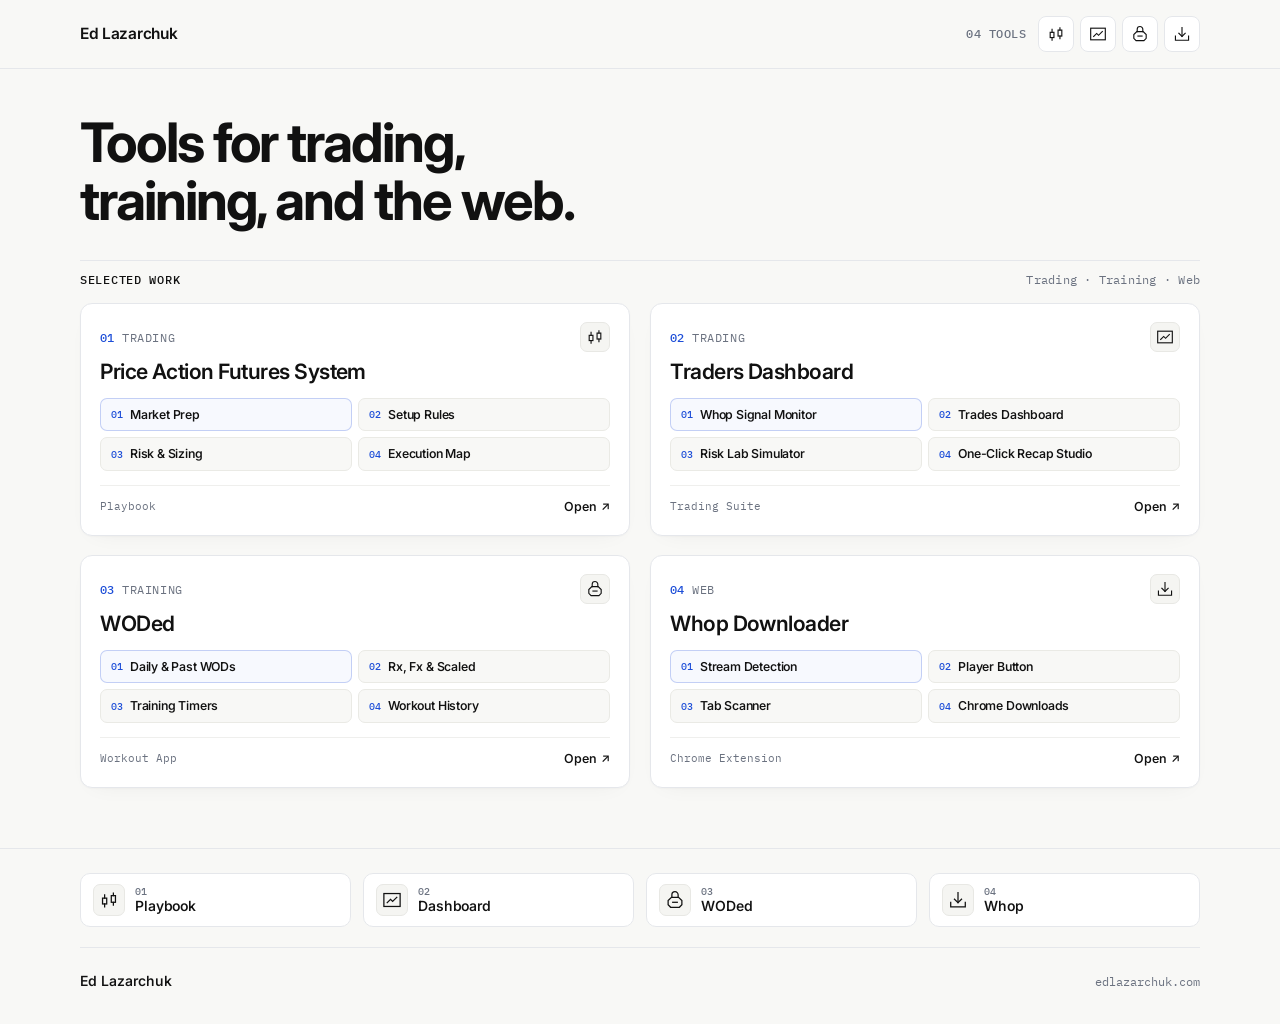
<file: index.html>
<!doctype html>
<html lang="en">
<head>
  <meta charset="utf-8">
  <meta name="viewport" content="width=device-width, initial-scale=1, viewport-fit=cover">
  <title>Ed Lazarchuk | Portfolio</title>
  <meta name="description" content="Tools for trading, training, and the web — projects by Ed Lazarchuk.">
  <link rel="canonical" href="https://edlazarchuk.com/">
  <link rel="preconnect" href="https://fonts.googleapis.com">
  <link rel="preconnect" href="https://fonts.gstatic.com" crossorigin>
  <link href="https://fonts.googleapis.com/css2?family=IBM+Plex+Mono:wght@400;500&family=Inter:wght@400;500;600;700&display=swap" rel="stylesheet">
  <link rel="stylesheet" href="/styles.css">
  <script src="/header-dock.js" defer></script>
</head>
<body class="portfolio editorial-home">
  <a class="skip-link" href="#main-content">Skip to content</a>

  <header class="site-header">
    <div class="editorial-wrap header-bar">
      <a class="wordmark" href="/">Ed Lazarchuk</a>
      <div class="header-tools">
        <span class="header-meta" aria-hidden="true">04 Tools</span>
        <nav class="icon-dock" aria-label="Quick switch">
          <a class="dock-btn" href="/projects/trading-strategy-research" aria-label="Price Action Futures System">
            <svg class="app-icon icon-candlesticks" viewBox="0 0 24 24" width="18" height="18" fill="none" stroke="currentColor" stroke-width="1.5" stroke-linecap="square" stroke-linejoin="miter" aria-hidden="true">
              <g class="candle-left">
                <rect x="4.25" y="9.75" width="5" height="7"/>
                <path d="M6.75 5.75V9.75"/>
                <path d="M6.75 16.75V20.25"/>
              </g>
              <g class="candle-right">
                <rect x="14.75" y="6.75" width="5" height="8"/>
                <path d="M17.25 3.75V6.75"/>
                <path d="M17.25 14.75V18.25"/>
              </g>
            </svg>
          </a>
          <a class="dock-btn" href="/projects/traders-dashboard" aria-label="Traders Dashboard">
            <svg class="app-icon icon-trend" viewBox="0 0 24 24" width="18" height="18" fill="none" stroke="currentColor" stroke-width="1.5" stroke-linecap="square" stroke-linejoin="miter" aria-hidden="true">
              <rect x="2.25" y="4.25" width="19.5" height="15.5"/>
              <path class="trend-line" pathLength="20" d="M6.25 15.25L10.25 11.25L12.75 13.75L17.75 8.75"/>
            </svg>
          </a>
          <a class="dock-btn" href="/projects/woded" aria-label="WODed">
            <svg class="app-icon icon-kettlebell" viewBox="0 0 24 24" width="18" height="18" fill="none" stroke="currentColor" stroke-width="1.5" stroke-linecap="square" stroke-linejoin="miter" aria-hidden="true">
              <g class="kb-body">
                <path d="M8.25 8.75V5.75A3.75 3.75 0 0 1 15.75 5.75V8.75"/>
                <path d="M7.75 8.75H16.25L20.25 12.75V17.75L17.25 20.75H6.75L3.75 17.75V12.75Z"/>
                <path d="M9.25 14.75H14.75"/>
              </g>
            </svg>
          </a>
          <a class="dock-btn" href="/whop-downloader" aria-label="Whop Downloader">
            <svg class="app-icon icon-download" viewBox="0 0 24 24" width="18" height="18" fill="none" stroke="currentColor" stroke-width="1.5" stroke-linecap="square" stroke-linejoin="miter" aria-hidden="true">
              <path d="M3.25 14.75V20.25H20.75V14.75"/>
              <g class="dl-arrow">
                <path d="M12 3.25V15.25"/>
                <path d="M7.75 11L12 15.25L16.25 11"/>
              </g>
            </svg>
          </a>
        </nav>
      </div>
    </div>
  </header>

  <main id="main-content" class="editorial-wrap" tabindex="-1">
    <section class="editorial-hero">
      <h1 class="editorial-headline reveal-item" style="--reveal-delay: 0ms">Tools for trading, training, and the web.</h1>
    </section>

    <section class="projects-section" id="projects" aria-labelledby="projects-heading">
      <div class="section-bar reveal-item" style="--reveal-delay: 70ms">
        <h2 id="projects-heading">Selected Work</h2>
        <span class="section-legend" aria-hidden="true">Trading · Training · Web</span>
      </div>

      <div class="project-grid">
        <!-- 01 · Trading · Price Action Futures System -->
        <article class="project-card reveal-item" style="--reveal-delay: 110ms">
          <header class="card-header">
            <div class="card-meta-row">
              <div class="card-meta">
                <span class="card-index" aria-hidden="true">01</span>
                <span class="card-category">Trading</span>
              </div>
              <span class="card-icon" aria-hidden="true">
                <svg class="app-icon icon-candlesticks" viewBox="0 0 24 24" width="18" height="18" fill="none" stroke="currentColor" stroke-width="1.5" stroke-linecap="square" stroke-linejoin="miter">
                  <g class="candle-left">
                    <rect x="4.25" y="9.75" width="5" height="7"/>
                    <path d="M6.75 5.75V9.75"/>
                    <path d="M6.75 16.75V20.25"/>
                  </g>
                  <g class="candle-right">
                    <rect x="14.75" y="6.75" width="5" height="8"/>
                    <path d="M17.25 3.75V6.75"/>
                    <path d="M17.25 14.75V18.25"/>
                  </g>
                </svg>
              </span>
            </div>
            <h3>
              <a class="card-link" href="/projects/trading-strategy-research">Price Action Futures System</a>
            </h3>
          </header>

          <div class="card-points">
            <ol class="ui-modules" aria-label="Key points">
              <li class="ui-mod is-live"><span class="ui-mod-num" aria-hidden="true">01</span><span class="ui-mod-name">Market Prep</span></li>
              <li class="ui-mod"><span class="ui-mod-num" aria-hidden="true">02</span><span class="ui-mod-name">Setup Rules</span></li>
              <li class="ui-mod"><span class="ui-mod-num" aria-hidden="true">03</span><span class="ui-mod-name">Risk &amp; Sizing</span></li>
              <li class="ui-mod"><span class="ui-mod-num" aria-hidden="true">04</span><span class="ui-mod-name">Execution Map</span></li>
            </ol>
          </div>

          <footer class="card-footer">
            <span class="card-kind">Playbook</span>
            <span class="card-cta" aria-hidden="true">Open <span class="cta-arrow">↗</span></span>
          </footer>
        </article>

        <!-- 02 · Trading · Traders Dashboard -->
        <article class="project-card reveal-item" style="--reveal-delay: 165ms">
          <header class="card-header">
            <div class="card-meta-row">
              <div class="card-meta">
                <span class="card-index" aria-hidden="true">02</span>
                <span class="card-category">Trading</span>
              </div>
              <span class="card-icon" aria-hidden="true">
                <svg class="app-icon icon-trend" viewBox="0 0 24 24" width="18" height="18" fill="none" stroke="currentColor" stroke-width="1.5" stroke-linecap="square" stroke-linejoin="miter">
                  <rect x="2.25" y="4.25" width="19.5" height="15.5"/>
                  <path class="trend-line" pathLength="20" d="M6.25 15.25L10.25 11.25L12.75 13.75L17.75 8.75"/>
                </svg>
              </span>
            </div>
            <h3>
              <a class="card-link" href="/projects/traders-dashboard">Traders Dashboard</a>
            </h3>
          </header>

          <div class="card-points">
            <ol class="ui-modules" aria-label="Key points">
              <li class="ui-mod is-live"><span class="ui-mod-num" aria-hidden="true">01</span><span class="ui-mod-name">Whop Signal Monitor</span></li>
              <li class="ui-mod"><span class="ui-mod-num" aria-hidden="true">02</span><span class="ui-mod-name">Trades Dashboard</span></li>
              <li class="ui-mod"><span class="ui-mod-num" aria-hidden="true">03</span><span class="ui-mod-name">Risk Lab Simulator</span></li>
              <li class="ui-mod"><span class="ui-mod-num" aria-hidden="true">04</span><span class="ui-mod-name">One-Click Recap Studio</span></li>
            </ol>
          </div>

          <footer class="card-footer">
            <span class="card-kind">Trading Suite</span>
            <span class="card-cta" aria-hidden="true">Open <span class="cta-arrow">↗</span></span>
          </footer>
        </article>

        <!-- 03 · Training · WODed -->
        <article class="project-card reveal-item" style="--reveal-delay: 220ms">
          <header class="card-header">
            <div class="card-meta-row">
              <div class="card-meta">
                <span class="card-index" aria-hidden="true">03</span>
                <span class="card-category">Training</span>
              </div>
              <span class="card-icon" aria-hidden="true">
                <svg class="app-icon icon-kettlebell" viewBox="0 0 24 24" width="18" height="18" fill="none" stroke="currentColor" stroke-width="1.5" stroke-linecap="square" stroke-linejoin="miter">
                  <g class="kb-body">
                    <path d="M8.25 8.75V5.75A3.75 3.75 0 0 1 15.75 5.75V8.75"/>
                    <path d="M7.75 8.75H16.25L20.25 12.75V17.75L17.25 20.75H6.75L3.75 17.75V12.75Z"/>
                    <path d="M9.25 14.75H14.75"/>
                  </g>
                </svg>
              </span>
            </div>
            <h3>
              <a class="card-link" href="/projects/woded">WODed</a>
            </h3>
          </header>

          <div class="card-points">
            <ol class="ui-modules" aria-label="Key points">
              <li class="ui-mod is-live"><span class="ui-mod-num" aria-hidden="true">01</span><span class="ui-mod-name">Daily &amp; Past WODs</span></li>
              <li class="ui-mod"><span class="ui-mod-num" aria-hidden="true">02</span><span class="ui-mod-name">Rx, Fx &amp; Scaled</span></li>
              <li class="ui-mod"><span class="ui-mod-num" aria-hidden="true">03</span><span class="ui-mod-name">Training Timers</span></li>
              <li class="ui-mod"><span class="ui-mod-num" aria-hidden="true">04</span><span class="ui-mod-name">Workout History</span></li>
            </ol>
          </div>

          <footer class="card-footer">
            <span class="card-kind">Workout App</span>
            <span class="card-cta" aria-hidden="true">Open <span class="cta-arrow">↗</span></span>
          </footer>
        </article>

        <!-- 04 · Web · Whop Downloader -->
        <article class="project-card reveal-item" style="--reveal-delay: 275ms">
          <header class="card-header">
            <div class="card-meta-row">
              <div class="card-meta">
                <span class="card-index" aria-hidden="true">04</span>
                <span class="card-category">Web</span>
              </div>
              <span class="card-icon" aria-hidden="true">
                <svg class="app-icon icon-download" viewBox="0 0 24 24" width="18" height="18" fill="none" stroke="currentColor" stroke-width="1.5" stroke-linecap="square" stroke-linejoin="miter">
                  <path d="M3.25 14.75V20.25H20.75V14.75"/>
                  <g class="dl-arrow">
                    <path d="M12 3.25V15.25"/>
                    <path d="M7.75 11L12 15.25L16.25 11"/>
                  </g>
                </svg>
              </span>
            </div>
            <h3>
              <a class="card-link" href="/whop-downloader">Whop Downloader</a>
            </h3>
          </header>

          <div class="card-points">
            <ol class="ui-modules" aria-label="Key points">
              <li class="ui-mod is-live"><span class="ui-mod-num" aria-hidden="true">01</span><span class="ui-mod-name">Stream Detection</span></li>
              <li class="ui-mod"><span class="ui-mod-num" aria-hidden="true">02</span><span class="ui-mod-name">Player Button</span></li>
              <li class="ui-mod"><span class="ui-mod-num" aria-hidden="true">03</span><span class="ui-mod-name">Tab Scanner</span></li>
              <li class="ui-mod"><span class="ui-mod-num" aria-hidden="true">04</span><span class="ui-mod-name">Chrome Downloads</span></li>
            </ol>
          </div>

          <footer class="card-footer">
            <span class="card-kind">Chrome Extension</span>
            <span class="card-cta" aria-hidden="true">Open <span class="cta-arrow">↗</span></span>
          </footer>
        </article>
      </div>
    </section>
  </main>

  <footer class="global-footer">
    <div class="editorial-wrap footer-shell">
      <nav class="project-switcher" aria-label="Switch project">
        <a class="switcher-item" href="/projects/trading-strategy-research">
          <span class="switcher-icon" aria-hidden="true">
            <svg class="app-icon icon-candlesticks" viewBox="0 0 24 24" width="20" height="20" fill="none" stroke="currentColor" stroke-width="1.5" stroke-linecap="square" stroke-linejoin="miter">
              <g class="candle-left">
                <rect x="4.25" y="9.75" width="5" height="7"/>
                <path d="M6.75 5.75V9.75"/>
                <path d="M6.75 16.75V20.25"/>
              </g>
              <g class="candle-right">
                <rect x="14.75" y="6.75" width="5" height="8"/>
                <path d="M17.25 3.75V6.75"/>
                <path d="M17.25 14.75V18.25"/>
              </g>
            </svg>
          </span>
          <span class="switcher-text">
            <span class="switcher-num" aria-hidden="true">01</span>
            <span class="switcher-name">Playbook</span>
          </span>
        </a>

        <a class="switcher-item" href="/projects/traders-dashboard">
          <span class="switcher-icon" aria-hidden="true">
            <svg class="app-icon icon-trend" viewBox="0 0 24 24" width="20" height="20" fill="none" stroke="currentColor" stroke-width="1.5" stroke-linecap="square" stroke-linejoin="miter">
              <rect x="2.25" y="4.25" width="19.5" height="15.5"/>
              <path class="trend-line" pathLength="20" d="M6.25 15.25L10.25 11.25L12.75 13.75L17.75 8.75"/>
            </svg>
          </span>
          <span class="switcher-text">
            <span class="switcher-num" aria-hidden="true">02</span>
            <span class="switcher-name">Dashboard</span>
          </span>
        </a>

        <a class="switcher-item" href="/projects/woded">
          <span class="switcher-icon" aria-hidden="true">
            <svg class="app-icon icon-kettlebell" viewBox="0 0 24 24" width="20" height="20" fill="none" stroke="currentColor" stroke-width="1.5" stroke-linecap="square" stroke-linejoin="miter">
              <g class="kb-body">
                <path d="M8.25 8.75V5.75A3.75 3.75 0 0 1 15.75 5.75V8.75"/>
                <path d="M7.75 8.75H16.25L20.25 12.75V17.75L17.25 20.75H6.75L3.75 17.75V12.75Z"/>
                <path d="M9.25 14.75H14.75"/>
              </g>
            </svg>
          </span>
          <span class="switcher-text">
            <span class="switcher-num" aria-hidden="true">03</span>
            <span class="switcher-name">WODed</span>
          </span>
        </a>

        <a class="switcher-item" href="/whop-downloader">
          <span class="switcher-icon" aria-hidden="true">
            <svg class="app-icon icon-download" viewBox="0 0 24 24" width="20" height="20" fill="none" stroke="currentColor" stroke-width="1.5" stroke-linecap="square" stroke-linejoin="miter">
              <path d="M3.25 14.75V20.25H20.75V14.75"/>
              <g class="dl-arrow">
                <path d="M12 3.25V15.25"/>
                <path d="M7.75 11L12 15.25L16.25 11"/>
              </g>
            </svg>
          </span>
          <span class="switcher-text">
            <span class="switcher-num" aria-hidden="true">04</span>
            <span class="switcher-name">Whop</span>
          </span>
        </a>
      </nav>

      <div class="footer-colophon">
        <a class="footer-brand" href="/" aria-current="page">Ed Lazarchuk</a>
        <span class="footer-domain">edlazarchuk.com</span>
      </div>
    </div>
  </footer>
</body>
</html>
</file>
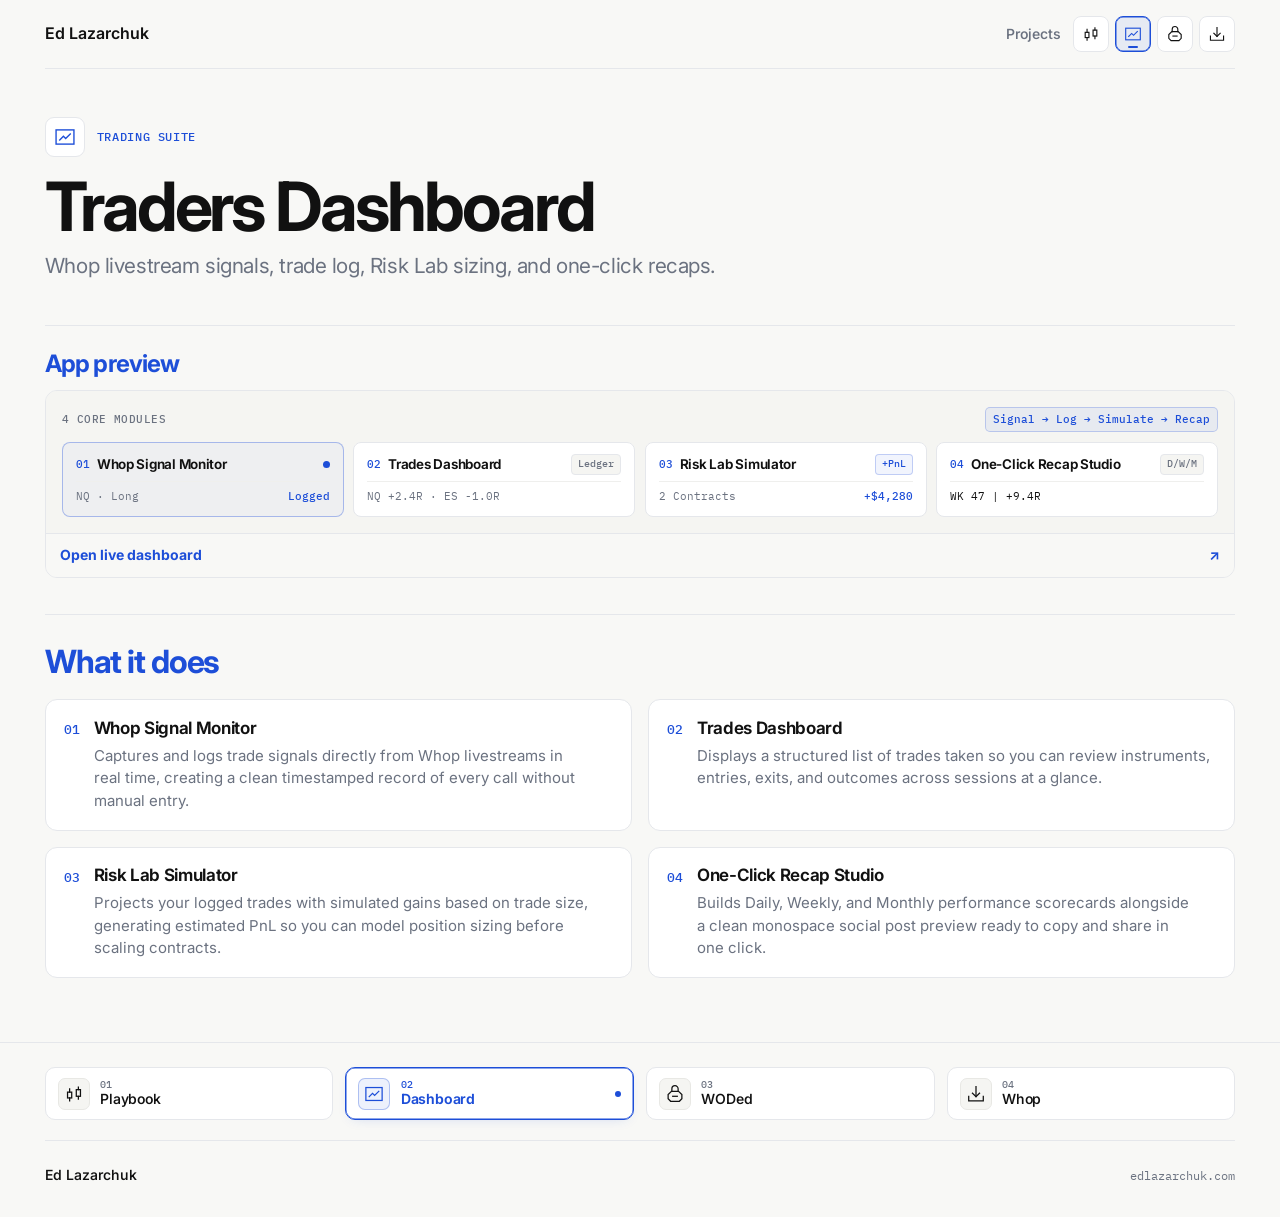
<file: dashboard.html>
<!doctype html>
<html lang="en">
<head>
  <meta charset="utf-8">
  <meta name="viewport" content="width=device-width, initial-scale=1, viewport-fit=cover">
  <title>Traders Dashboard | Ed Lazarchuk</title>
  <meta name="description" content="Capture Whop livestream trade signals, log trades taken, project size-based PnL in Risk Lab Simulator, and export Daily, Weekly, and Monthly recaps in One-Click Recap Studio.">
  <link rel="canonical" href="https://edlazarchuk.com/projects/traders-dashboard">
  <link rel="preconnect" href="https://fonts.googleapis.com">
  <link rel="preconnect" href="https://fonts.gstatic.com" crossorigin>
  <link href="https://fonts.googleapis.com/css2?family=IBM+Plex+Mono:wght@400;500&family=Inter:wght@400;500;600;700&display=swap" rel="stylesheet">
  <link rel="stylesheet" href="/styles.css">
  <script src="/header-dock.js" defer></script>
</head>
<body class="portfolio project-page">
  <a class="skip-link" href="#main-content">Skip to content</a>

  <header>
    <div class="wrap header-bar">
      <a class="brand" href="/">Ed Lazarchuk</a>
      <div class="header-tools">
        <a class="header-projects-link" href="/#projects">Projects</a>
        <nav class="icon-dock" aria-label="Quick switch">
          <a class="dock-btn" href="/projects/trading-strategy-research" aria-label="Price Action Futures System">
            <svg class="app-icon icon-candlesticks" viewBox="0 0 24 24" width="18" height="18" fill="none" stroke="currentColor" stroke-width="1.5" stroke-linecap="square" stroke-linejoin="miter" aria-hidden="true">
              <g class="candle-left">
                <rect x="4.25" y="9.75" width="5" height="7"/>
                <path d="M6.75 5.75V9.75"/>
                <path d="M6.75 16.75V20.25"/>
              </g>
              <g class="candle-right">
                <rect x="14.75" y="6.75" width="5" height="8"/>
                <path d="M17.25 3.75V6.75"/>
                <path d="M17.25 14.75V18.25"/>
              </g>
            </svg>
          </a>
          <a class="dock-btn" href="/projects/traders-dashboard" aria-label="Traders Dashboard" aria-current="page">
            <svg class="app-icon icon-trend" viewBox="0 0 24 24" width="18" height="18" fill="none" stroke="currentColor" stroke-width="1.5" stroke-linecap="square" stroke-linejoin="miter" aria-hidden="true">
              <rect x="2.25" y="4.25" width="19.5" height="15.5"/>
              <path class="trend-line" pathLength="20" d="M6.25 15.25L10.25 11.25L12.75 13.75L17.75 8.75"/>
            </svg>
          </a>
          <a class="dock-btn" href="/projects/woded" aria-label="WODed">
            <svg class="app-icon icon-kettlebell" viewBox="0 0 24 24" width="18" height="18" fill="none" stroke="currentColor" stroke-width="1.5" stroke-linecap="square" stroke-linejoin="miter" aria-hidden="true">
              <g class="kb-body">
                <path d="M8.25 8.75V5.75A3.75 3.75 0 0 1 15.75 5.75V8.75"/>
                <path d="M7.75 8.75H16.25L20.25 12.75V17.75L17.25 20.75H6.75L3.75 17.75V12.75Z"/>
                <path d="M9.25 14.75H14.75"/>
              </g>
            </svg>
          </a>
          <a class="dock-btn" href="/whop-downloader" aria-label="Whop Downloader">
            <svg class="app-icon icon-download" viewBox="0 0 24 24" width="18" height="18" fill="none" stroke="currentColor" stroke-width="1.5" stroke-linecap="square" stroke-linejoin="miter" aria-hidden="true">
              <path d="M3.25 14.75V20.25H20.75V14.75"/>
              <g class="dl-arrow">
                <path d="M12 3.25V15.25"/>
                <path d="M7.75 11L12 15.25L16.25 11"/>
              </g>
            </svg>
          </a>
        </nav>
      </div>
    </div>
  </header>

  <main id="main-content" class="wrap" tabindex="-1">
    <section class="hero">
      <div class="hero-kicker">
        <span class="hero-icon" aria-hidden="true">
          <svg class="app-icon icon-trend" viewBox="0 0 24 24" width="22" height="22" fill="none" stroke="currentColor" stroke-width="1.5" stroke-linecap="square" stroke-linejoin="miter">
            <rect x="2.25" y="4.25" width="19.5" height="15.5"/>
            <path class="trend-line" pathLength="20" d="M6.25 15.25L10.25 11.25L12.75 13.75L17.75 8.75"/>
          </svg>
        </span>
        <p class="category">Trading suite</p>
      </div>
      <h1>Traders Dashboard</h1>
      <p class="lead">Whop livestream signals, trade log, Risk Lab sizing, and one-click recaps.</p>
    </section>

    <section class="showcase" aria-labelledby="showcase-heading">
      <h2 id="showcase-heading">App preview</h2>
      <a class="showcase-link" href="https://edlazarchuk.com/dashboard">
        <div class="suite-preview" aria-hidden="true">
          <div class="suite-preview-head">
            <span class="suite-preview-kicker">4 Core Modules</span>
            <span class="suite-preview-pill">Signal → Log → Simulate → Recap</span>
          </div>
          <div class="suite-preview-grid">
            <div class="suite-tile is-live">
              <div class="suite-tile-head">
                <span class="suite-tile-num">01</span>
                <span class="suite-tile-title">Whop Signal Monitor</span>
                <span class="suite-live-dot"></span>
              </div>
              <div class="suite-mini-line"><span>NQ · Long</span><span class="is-cobalt">Logged</span></div>
            </div>

            <div class="suite-tile">
              <div class="suite-tile-head">
                <span class="suite-tile-num">02</span>
                <span class="suite-tile-title">Trades Dashboard</span>
                <span class="suite-tile-badge">Ledger</span>
              </div>
              <div class="suite-mini-line"><span>NQ +2.4R · ES -1.0R</span></div>
            </div>

            <div class="suite-tile">
              <div class="suite-tile-head">
                <span class="suite-tile-num">03</span>
                <span class="suite-tile-title">Risk Lab Simulator</span>
                <span class="suite-tile-badge is-cobalt">+PnL</span>
              </div>
              <div class="suite-mini-line"><span>2 Contracts</span><span class="is-cobalt">+$4,280</span></div>
            </div>

            <div class="suite-tile">
              <div class="suite-tile-head">
                <span class="suite-tile-num">04</span>
                <span class="suite-tile-title">One-Click Recap Studio</span>
                <span class="suite-tile-badge">D/W/M</span>
              </div>
              <div class="suite-mini-line"><code>WK 47 | +9.4R</code></div>
            </div>
          </div>
        </div>
        <span class="showcase-action">Open live dashboard <span aria-hidden="true">↗</span></span>
      </a>
    </section>

    <section class="detail" aria-labelledby="features">
      <h2 id="features">What it does</h2>
      <ol class="feature-cards" role="list">
        <li class="feature-item">
          <span class="feature-num" aria-hidden="true">01</span>
          <div class="feature-copy">
            <h3>Whop Signal Monitor</h3>
            <p>Captures and logs trade signals directly from Whop livestreams in real time, creating a clean timestamped record of every call without manual entry.</p>
          </div>
        </li>
        <li class="feature-item">
          <span class="feature-num" aria-hidden="true">02</span>
          <div class="feature-copy">
            <h3>Trades Dashboard</h3>
            <p>Displays a structured list of trades taken so you can review instruments, entries, exits, and outcomes across sessions at a glance.</p>
          </div>
        </li>
        <li class="feature-item">
          <span class="feature-num" aria-hidden="true">03</span>
          <div class="feature-copy">
            <h3>Risk Lab Simulator</h3>
            <p>Projects your logged trades with simulated gains based on trade size, generating estimated PnL so you can model position sizing before scaling contracts.</p>
          </div>
        </li>
        <li class="feature-item">
          <span class="feature-num" aria-hidden="true">04</span>
          <div class="feature-copy">
            <h3>One-Click Recap Studio</h3>
            <p>Builds Daily, Weekly, and Monthly performance scorecards alongside a clean monospace social post preview ready to copy and share in one click.</p>
          </div>
        </li>
      </ol>
    </section>
  </main>

  <footer class="global-footer">
    <div class="wrap footer-shell">
      <nav class="project-switcher" aria-label="Switch project">
        <a class="switcher-item" href="/projects/trading-strategy-research">
          <span class="switcher-icon" aria-hidden="true">
            <svg class="app-icon icon-candlesticks" viewBox="0 0 24 24" width="20" height="20" fill="none" stroke="currentColor" stroke-width="1.5" stroke-linecap="square" stroke-linejoin="miter">
              <g class="candle-left">
                <rect x="4.25" y="9.75" width="5" height="7"/>
                <path d="M6.75 5.75V9.75"/>
                <path d="M6.75 16.75V20.25"/>
              </g>
              <g class="candle-right">
                <rect x="14.75" y="6.75" width="5" height="8"/>
                <path d="M17.25 3.75V6.75"/>
                <path d="M17.25 14.75V18.25"/>
              </g>
            </svg>
          </span>
          <span class="switcher-text">
            <span class="switcher-num" aria-hidden="true">01</span>
            <span class="switcher-name">Playbook</span>
          </span>
        </a>

        <a class="switcher-item" href="/projects/traders-dashboard" aria-current="page">
          <span class="switcher-icon" aria-hidden="true">
            <svg class="app-icon icon-trend" viewBox="0 0 24 24" width="20" height="20" fill="none" stroke="currentColor" stroke-width="1.5" stroke-linecap="square" stroke-linejoin="miter">
              <rect x="2.25" y="4.25" width="19.5" height="15.5"/>
              <path class="trend-line" pathLength="20" d="M6.25 15.25L10.25 11.25L12.75 13.75L17.75 8.75"/>
            </svg>
          </span>
          <span class="switcher-text">
            <span class="switcher-num" aria-hidden="true">02</span>
            <span class="switcher-name">Dashboard</span>
          </span>
        </a>

        <a class="switcher-item" href="/projects/woded">
          <span class="switcher-icon" aria-hidden="true">
            <svg class="app-icon icon-kettlebell" viewBox="0 0 24 24" width="20" height="20" fill="none" stroke="currentColor" stroke-width="1.5" stroke-linecap="square" stroke-linejoin="miter">
              <g class="kb-body">
                <path d="M8.25 8.75V5.75A3.75 3.75 0 0 1 15.75 5.75V8.75"/>
                <path d="M7.75 8.75H16.25L20.25 12.75V17.75L17.25 20.75H6.75L3.75 17.75V12.75Z"/>
                <path d="M9.25 14.75H14.75"/>
              </g>
            </svg>
          </span>
          <span class="switcher-text">
            <span class="switcher-num" aria-hidden="true">03</span>
            <span class="switcher-name">WODed</span>
          </span>
        </a>

        <a class="switcher-item" href="/whop-downloader">
          <span class="switcher-icon" aria-hidden="true">
            <svg class="app-icon icon-download" viewBox="0 0 24 24" width="20" height="20" fill="none" stroke="currentColor" stroke-width="1.5" stroke-linecap="square" stroke-linejoin="miter">
              <path d="M3.25 14.75V20.25H20.75V14.75"/>
              <g class="dl-arrow">
                <path d="M12 3.25V15.25"/>
                <path d="M7.75 11L12 15.25L16.25 11"/>
              </g>
            </svg>
          </span>
          <span class="switcher-text">
            <span class="switcher-num" aria-hidden="true">04</span>
            <span class="switcher-name">Whop</span>
          </span>
        </a>
      </nav>

      <div class="footer-colophon">
        <a class="footer-brand" href="/">Ed Lazarchuk</a>
        <span class="footer-domain">edlazarchuk.com</span>
      </div>
    </div>
  </footer>
</body>
</html>
</file>
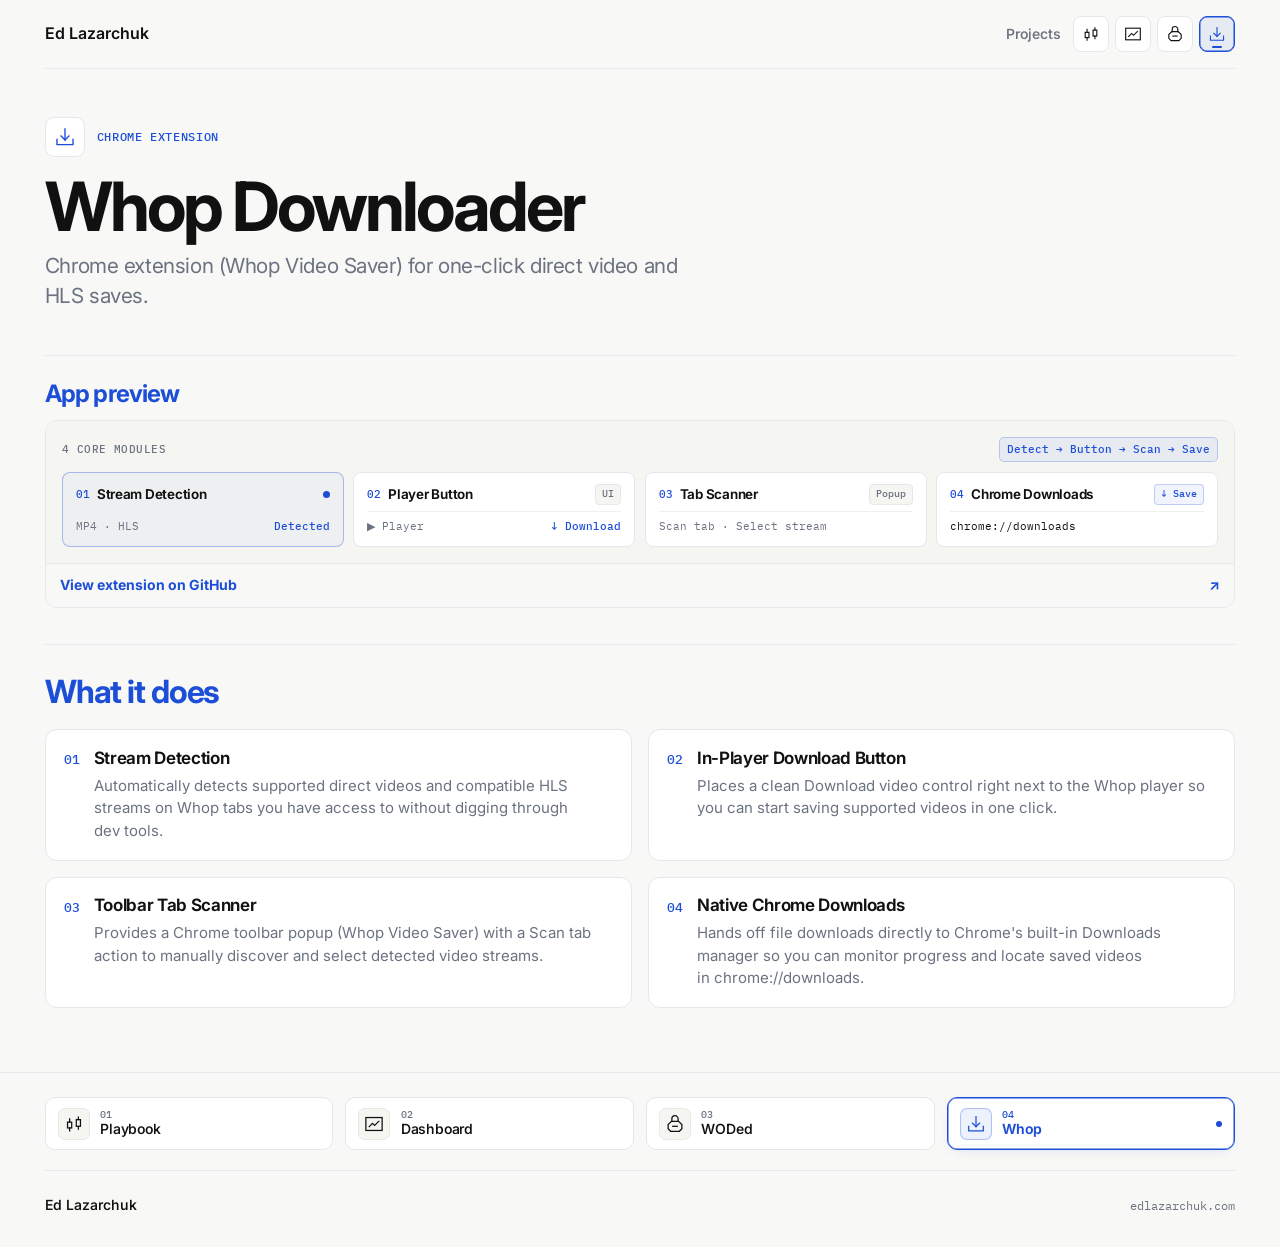
<file: whop-downloader.html>
<!doctype html>
<html lang="en">
<head>
  <meta charset="utf-8">
  <meta name="viewport" content="width=device-width, initial-scale=1, viewport-fit=cover">
  <title>Whop Downloader | Ed Lazarchuk</title>
  <meta name="description" content="A Chrome extension (Whop Video Saver) that detects supported direct videos and compatible HLS streams on Whop, adds a player download button, and saves via Chrome Downloads.">
  <link rel="canonical" href="https://edlazarchuk.com/whop-downloader">
  <link rel="preconnect" href="https://fonts.googleapis.com">
  <link rel="preconnect" href="https://fonts.gstatic.com" crossorigin>
  <link href="https://fonts.googleapis.com/css2?family=IBM+Plex+Mono:wght@400;500&family=Inter:wght@400;500;600;700&display=swap" rel="stylesheet">
  <link rel="stylesheet" href="/styles.css">
  <script src="/header-dock.js" defer></script>
</head>
<body class="portfolio project-page">
  <a class="skip-link" href="#main-content">Skip to content</a>

  <header>
    <div class="wrap header-bar">
      <a class="brand" href="/">Ed Lazarchuk</a>
      <div class="header-tools">
        <a class="header-projects-link" href="/#projects">Projects</a>
        <nav class="icon-dock" aria-label="Quick switch">
          <a class="dock-btn" href="/projects/trading-strategy-research" aria-label="Price Action Futures System">
            <svg class="app-icon icon-candlesticks" viewBox="0 0 24 24" width="18" height="18" fill="none" stroke="currentColor" stroke-width="1.5" stroke-linecap="square" stroke-linejoin="miter" aria-hidden="true">
              <g class="candle-left">
                <rect x="4.25" y="9.75" width="5" height="7"/>
                <path d="M6.75 5.75V9.75"/>
                <path d="M6.75 16.75V20.25"/>
              </g>
              <g class="candle-right">
                <rect x="14.75" y="6.75" width="5" height="8"/>
                <path d="M17.25 3.75V6.75"/>
                <path d="M17.25 14.75V18.25"/>
              </g>
            </svg>
          </a>
          <a class="dock-btn" href="/projects/traders-dashboard" aria-label="Traders Dashboard">
            <svg class="app-icon icon-trend" viewBox="0 0 24 24" width="18" height="18" fill="none" stroke="currentColor" stroke-width="1.5" stroke-linecap="square" stroke-linejoin="miter" aria-hidden="true">
              <rect x="2.25" y="4.25" width="19.5" height="15.5"/>
              <path class="trend-line" pathLength="20" d="M6.25 15.25L10.25 11.25L12.75 13.75L17.75 8.75"/>
            </svg>
          </a>
          <a class="dock-btn" href="/projects/woded" aria-label="WODed">
            <svg class="app-icon icon-kettlebell" viewBox="0 0 24 24" width="18" height="18" fill="none" stroke="currentColor" stroke-width="1.5" stroke-linecap="square" stroke-linejoin="miter" aria-hidden="true">
              <g class="kb-body">
                <path d="M8.25 8.75V5.75A3.75 3.75 0 0 1 15.75 5.75V8.75"/>
                <path d="M7.75 8.75H16.25L20.25 12.75V17.75L17.25 20.75H6.75L3.75 17.75V12.75Z"/>
                <path d="M9.25 14.75H14.75"/>
              </g>
            </svg>
          </a>
          <a class="dock-btn" href="/whop-downloader" aria-label="Whop Downloader" aria-current="page">
            <svg class="app-icon icon-download" viewBox="0 0 24 24" width="18" height="18" fill="none" stroke="currentColor" stroke-width="1.5" stroke-linecap="square" stroke-linejoin="miter" aria-hidden="true">
              <path d="M3.25 14.75V20.25H20.75V14.75"/>
              <g class="dl-arrow">
                <path d="M12 3.25V15.25"/>
                <path d="M7.75 11L12 15.25L16.25 11"/>
              </g>
            </svg>
          </a>
        </nav>
      </div>
    </div>
  </header>

  <main id="main-content" class="wrap" tabindex="-1">
    <section class="hero">
      <div class="hero-kicker">
        <span class="hero-icon" aria-hidden="true">
          <svg class="app-icon icon-download" viewBox="0 0 24 24" width="22" height="22" fill="none" stroke="currentColor" stroke-width="1.5" stroke-linecap="square" stroke-linejoin="miter">
            <path d="M3.25 14.75V20.25H20.75V14.75"/>
            <g class="dl-arrow">
              <path d="M12 3.25V15.25"/>
              <path d="M7.75 11L12 15.25L16.25 11"/>
            </g>
          </svg>
        </span>
        <p class="category">Chrome extension</p>
      </div>
      <h1>Whop Downloader</h1>
      <p class="lead">Chrome extension (Whop Video Saver) for one-click direct video and HLS saves.</p>
    </section>

    <section class="showcase" aria-labelledby="showcase-heading">
      <h2 id="showcase-heading">App preview</h2>
      <a class="showcase-link" href="https://github.com/edlazar/Whop-video-downloader">
        <div class="suite-preview" aria-hidden="true">
          <div class="suite-preview-head">
            <span class="suite-preview-kicker">4 Core Modules</span>
            <span class="suite-preview-pill">Detect → Button → Scan → Save</span>
          </div>
          <div class="suite-preview-grid">
            <div class="suite-tile is-live">
              <div class="suite-tile-head">
                <span class="suite-tile-num">01</span>
                <span class="suite-tile-title">Stream Detection</span>
                <span class="suite-live-dot"></span>
              </div>
              <div class="suite-mini-line"><span>MP4 · HLS</span><span class="is-cobalt">Detected</span></div>
            </div>

            <div class="suite-tile">
              <div class="suite-tile-head">
                <span class="suite-tile-num">02</span>
                <span class="suite-tile-title">Player Button</span>
                <span class="suite-tile-badge">UI</span>
              </div>
              <div class="suite-mini-line"><span>▶ Player</span><span class="is-cobalt">↓ Download</span></div>
            </div>

            <div class="suite-tile">
              <div class="suite-tile-head">
                <span class="suite-tile-num">03</span>
                <span class="suite-tile-title">Tab Scanner</span>
                <span class="suite-tile-badge">Popup</span>
              </div>
              <div class="suite-mini-line"><span>Scan tab · Select stream</span></div>
            </div>

            <div class="suite-tile">
              <div class="suite-tile-head">
                <span class="suite-tile-num">04</span>
                <span class="suite-tile-title">Chrome Downloads</span>
                <span class="suite-tile-badge is-cobalt">↓ Save</span>
              </div>
              <div class="suite-mini-line"><code>chrome://downloads</code></div>
            </div>
          </div>
        </div>
        <span class="showcase-action">View extension on GitHub <span aria-hidden="true">↗</span></span>
      </a>
    </section>

    <section class="detail" aria-labelledby="features">
      <h2 id="features">What it does</h2>
      <ol class="feature-cards" role="list">
        <li class="feature-item">
          <span class="feature-num" aria-hidden="true">01</span>
          <div class="feature-copy">
            <h3>Stream Detection</h3>
            <p>Automatically detects supported direct videos and compatible HLS streams on Whop tabs you have access to without digging through dev tools.</p>
          </div>
        </li>
        <li class="feature-item">
          <span class="feature-num" aria-hidden="true">02</span>
          <div class="feature-copy">
            <h3>In-Player Download Button</h3>
            <p>Places a clean Download video control right next to the Whop player so you can start saving supported videos in one click.</p>
          </div>
        </li>
        <li class="feature-item">
          <span class="feature-num" aria-hidden="true">03</span>
          <div class="feature-copy">
            <h3>Toolbar Tab Scanner</h3>
            <p>Provides a Chrome toolbar popup (Whop Video Saver) with a Scan tab action to manually discover and select detected video streams.</p>
          </div>
        </li>
        <li class="feature-item">
          <span class="feature-num" aria-hidden="true">04</span>
          <div class="feature-copy">
            <h3>Native Chrome Downloads</h3>
            <p>Hands off file downloads directly to Chrome's built-in Downloads manager so you can monitor progress and locate saved videos in chrome://downloads.</p>
          </div>
        </li>
      </ol>
    </section>
  </main>

  <footer class="global-footer">
    <div class="wrap footer-shell">
      <nav class="project-switcher" aria-label="Switch project">
        <a class="switcher-item" href="/projects/trading-strategy-research">
          <span class="switcher-icon" aria-hidden="true">
            <svg class="app-icon icon-candlesticks" viewBox="0 0 24 24" width="20" height="20" fill="none" stroke="currentColor" stroke-width="1.5" stroke-linecap="square" stroke-linejoin="miter">
              <g class="candle-left">
                <rect x="4.25" y="9.75" width="5" height="7"/>
                <path d="M6.75 5.75V9.75"/>
                <path d="M6.75 16.75V20.25"/>
              </g>
              <g class="candle-right">
                <rect x="14.75" y="6.75" width="5" height="8"/>
                <path d="M17.25 3.75V6.75"/>
                <path d="M17.25 14.75V18.25"/>
              </g>
            </svg>
          </span>
          <span class="switcher-text">
            <span class="switcher-num" aria-hidden="true">01</span>
            <span class="switcher-name">Playbook</span>
          </span>
        </a>

        <a class="switcher-item" href="/projects/traders-dashboard">
          <span class="switcher-icon" aria-hidden="true">
            <svg class="app-icon icon-trend" viewBox="0 0 24 24" width="20" height="20" fill="none" stroke="currentColor" stroke-width="1.5" stroke-linecap="square" stroke-linejoin="miter">
              <rect x="2.25" y="4.25" width="19.5" height="15.5"/>
              <path class="trend-line" pathLength="20" d="M6.25 15.25L10.25 11.25L12.75 13.75L17.75 8.75"/>
            </svg>
          </span>
          <span class="switcher-text">
            <span class="switcher-num" aria-hidden="true">02</span>
            <span class="switcher-name">Dashboard</span>
          </span>
        </a>

        <a class="switcher-item" href="/projects/woded">
          <span class="switcher-icon" aria-hidden="true">
            <svg class="app-icon icon-kettlebell" viewBox="0 0 24 24" width="20" height="20" fill="none" stroke="currentColor" stroke-width="1.5" stroke-linecap="square" stroke-linejoin="miter">
              <g class="kb-body">
                <path d="M8.25 8.75V5.75A3.75 3.75 0 0 1 15.75 5.75V8.75"/>
                <path d="M7.75 8.75H16.25L20.25 12.75V17.75L17.25 20.75H6.75L3.75 17.75V12.75Z"/>
                <path d="M9.25 14.75H14.75"/>
              </g>
            </svg>
          </span>
          <span class="switcher-text">
            <span class="switcher-num" aria-hidden="true">03</span>
            <span class="switcher-name">WODed</span>
          </span>
        </a>

        <a class="switcher-item" href="/whop-downloader" aria-current="page">
          <span class="switcher-icon" aria-hidden="true">
            <svg class="app-icon icon-download" viewBox="0 0 24 24" width="20" height="20" fill="none" stroke="currentColor" stroke-width="1.5" stroke-linecap="square" stroke-linejoin="miter">
              <path d="M3.25 14.75V20.25H20.75V14.75"/>
              <g class="dl-arrow">
                <path d="M12 3.25V15.25"/>
                <path d="M7.75 11L12 15.25L16.25 11"/>
              </g>
            </svg>
          </span>
          <span class="switcher-text">
            <span class="switcher-num" aria-hidden="true">04</span>
            <span class="switcher-name">Whop</span>
          </span>
        </a>
      </nav>

      <div class="footer-colophon">
        <a class="footer-brand" href="/">Ed Lazarchuk</a>
        <span class="footer-domain">edlazarchuk.com</span>
      </div>
    </div>
  </footer>
</body>
</html>
</file>
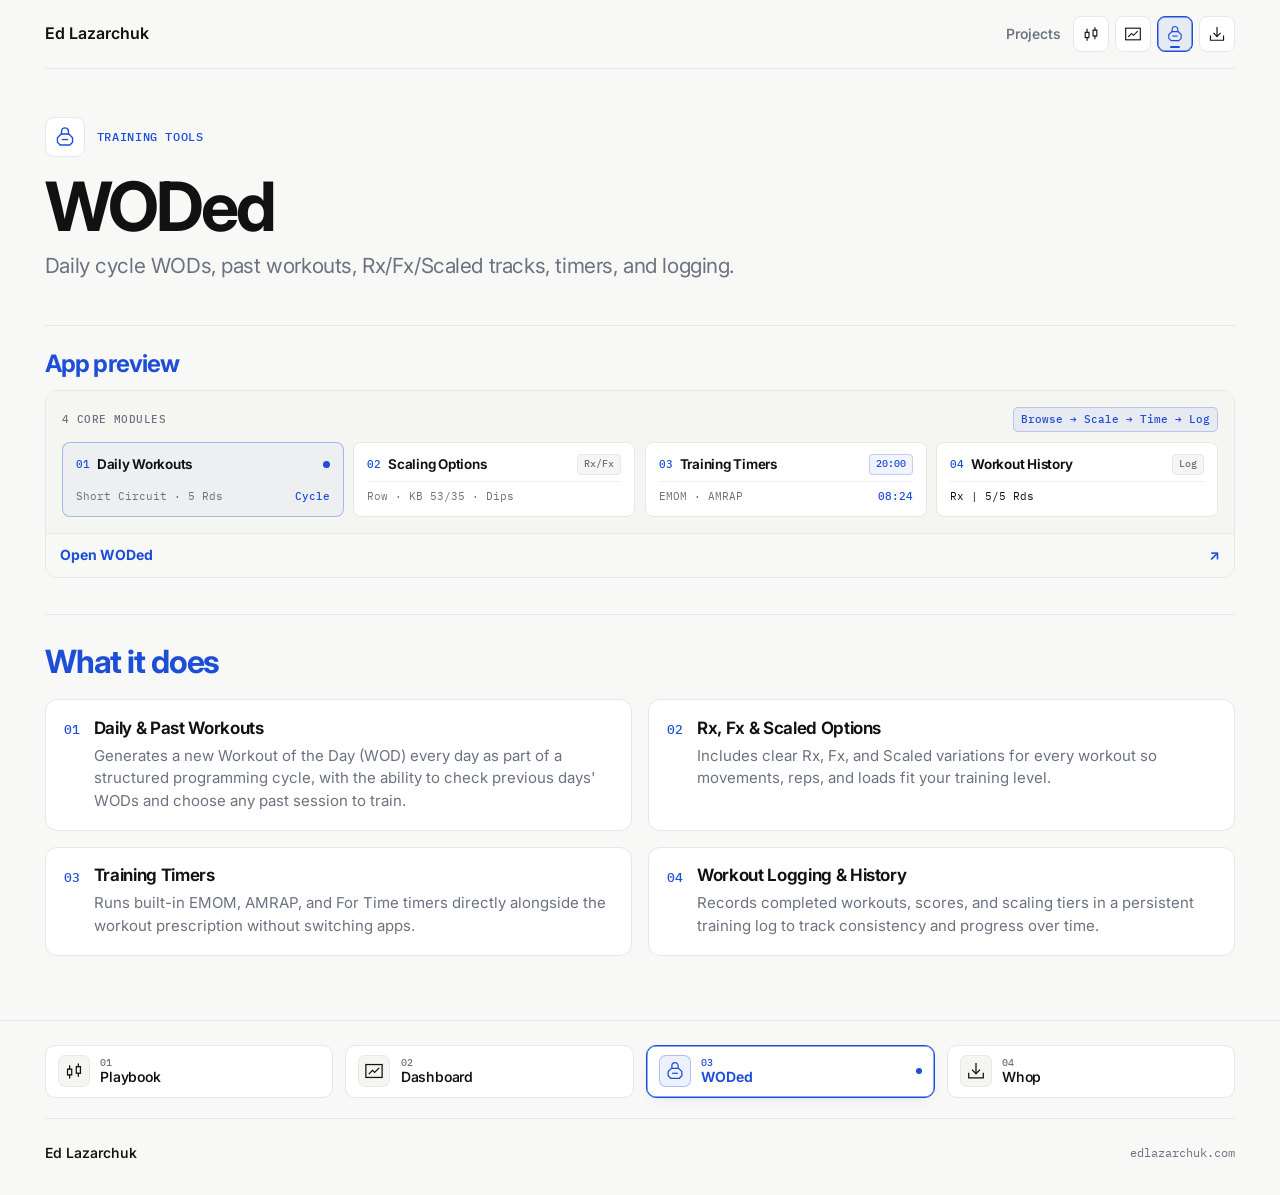
<file: woded.html>
<!doctype html>
<html lang="en">
<head>
  <meta charset="utf-8">
  <meta name="viewport" content="width=device-width, initial-scale=1, viewport-fit=cover">
  <title>WODed | Ed Lazarchuk</title>
  <meta name="description" content="Check daily and past workouts with Rx, Fx, and Scaled options, run EMOM, AMRAP, and For Time timers, and log your workout history.">
  <link rel="canonical" href="https://edlazarchuk.com/woded">
  <link rel="preconnect" href="https://fonts.googleapis.com">
  <link rel="preconnect" href="https://fonts.gstatic.com" crossorigin>
  <link href="https://fonts.googleapis.com/css2?family=IBM+Plex+Mono:wght@400;500&family=Inter:wght@400;500;600;700&display=swap" rel="stylesheet">
  <link rel="stylesheet" href="/styles.css">
  <script src="/header-dock.js" defer></script>
</head>
<body class="portfolio project-page">
  <a class="skip-link" href="#main-content">Skip to content</a>

  <header>
    <div class="wrap header-bar">
      <a class="brand" href="/">Ed Lazarchuk</a>
      <div class="header-tools">
        <a class="header-projects-link" href="/#projects">Projects</a>
        <nav class="icon-dock" aria-label="Quick switch">
          <a class="dock-btn" href="/projects/trading-strategy-research" aria-label="Price Action Futures System">
            <svg class="app-icon icon-candlesticks" viewBox="0 0 24 24" width="18" height="18" fill="none" stroke="currentColor" stroke-width="1.5" stroke-linecap="square" stroke-linejoin="miter" aria-hidden="true">
              <g class="candle-left">
                <rect x="4.25" y="9.75" width="5" height="7"/>
                <path d="M6.75 5.75V9.75"/>
                <path d="M6.75 16.75V20.25"/>
              </g>
              <g class="candle-right">
                <rect x="14.75" y="6.75" width="5" height="8"/>
                <path d="M17.25 3.75V6.75"/>
                <path d="M17.25 14.75V18.25"/>
              </g>
            </svg>
          </a>
          <a class="dock-btn" href="/projects/traders-dashboard" aria-label="Traders Dashboard">
            <svg class="app-icon icon-trend" viewBox="0 0 24 24" width="18" height="18" fill="none" stroke="currentColor" stroke-width="1.5" stroke-linecap="square" stroke-linejoin="miter" aria-hidden="true">
              <rect x="2.25" y="4.25" width="19.5" height="15.5"/>
              <path class="trend-line" pathLength="20" d="M6.25 15.25L10.25 11.25L12.75 13.75L17.75 8.75"/>
            </svg>
          </a>
          <a class="dock-btn" href="/projects/woded" aria-label="WODed" aria-current="page">
            <svg class="app-icon icon-kettlebell" viewBox="0 0 24 24" width="18" height="18" fill="none" stroke="currentColor" stroke-width="1.5" stroke-linecap="square" stroke-linejoin="miter" aria-hidden="true">
              <g class="kb-body">
                <path d="M8.25 8.75V5.75A3.75 3.75 0 0 1 15.75 5.75V8.75"/>
                <path d="M7.75 8.75H16.25L20.25 12.75V17.75L17.25 20.75H6.75L3.75 17.75V12.75Z"/>
                <path d="M9.25 14.75H14.75"/>
              </g>
            </svg>
          </a>
          <a class="dock-btn" href="/whop-downloader" aria-label="Whop Downloader">
            <svg class="app-icon icon-download" viewBox="0 0 24 24" width="18" height="18" fill="none" stroke="currentColor" stroke-width="1.5" stroke-linecap="square" stroke-linejoin="miter" aria-hidden="true">
              <path d="M3.25 14.75V20.25H20.75V14.75"/>
              <g class="dl-arrow">
                <path d="M12 3.25V15.25"/>
                <path d="M7.75 11L12 15.25L16.25 11"/>
              </g>
            </svg>
          </a>
        </nav>
      </div>
    </div>
  </header>

  <main id="main-content" class="wrap" tabindex="-1">
    <section class="hero">
      <div class="hero-kicker">
        <span class="hero-icon" aria-hidden="true">
          <svg class="app-icon icon-kettlebell" viewBox="0 0 24 24" width="22" height="22" fill="none" stroke="currentColor" stroke-width="1.5" stroke-linecap="square" stroke-linejoin="miter">
            <g class="kb-body">
              <path d="M8.25 8.75V5.75A3.75 3.75 0 0 1 15.75 5.75V8.75"/>
              <path d="M7.75 8.75H16.25L20.25 12.75V17.75L17.25 20.75H6.75L3.75 17.75V12.75Z"/>
              <path d="M9.25 14.75H14.75"/>
            </g>
          </svg>
        </span>
        <p class="category">Training tools</p>
      </div>
      <h1>WODed</h1>
      <p class="lead">Daily cycle WODs, past workouts, Rx/Fx/Scaled tracks, timers, and logging.</p>
    </section>

    <section class="showcase" aria-labelledby="showcase-heading">
      <h2 id="showcase-heading">App preview</h2>
      <a class="showcase-link" href="https://woded.vercel.app">
        <div class="suite-preview" aria-hidden="true">
          <div class="suite-preview-head">
            <span class="suite-preview-kicker">4 Core Modules</span>
            <span class="suite-preview-pill">Browse → Scale → Time → Log</span>
          </div>
          <div class="suite-preview-grid">
            <div class="suite-tile is-live">
              <div class="suite-tile-head">
                <span class="suite-tile-num">01</span>
                <span class="suite-tile-title">Daily Workouts</span>
                <span class="suite-live-dot"></span>
              </div>
              <div class="suite-mini-line"><span>Short Circuit · 5 Rds</span><span class="is-cobalt">Cycle</span></div>
            </div>

            <div class="suite-tile">
              <div class="suite-tile-head">
                <span class="suite-tile-num">02</span>
                <span class="suite-tile-title">Scaling Options</span>
                <span class="suite-tile-badge">Rx/Fx</span>
              </div>
              <div class="suite-mini-line"><span>Row · KB 53/35 · Dips</span></div>
            </div>

            <div class="suite-tile">
              <div class="suite-tile-head">
                <span class="suite-tile-num">03</span>
                <span class="suite-tile-title">Training Timers</span>
                <span class="suite-tile-badge is-cobalt">20:00</span>
              </div>
              <div class="suite-mini-line"><span>EMOM · AMRAP</span><span class="is-cobalt">08:24</span></div>
            </div>

            <div class="suite-tile">
              <div class="suite-tile-head">
                <span class="suite-tile-num">04</span>
                <span class="suite-tile-title">Workout History</span>
                <span class="suite-tile-badge">Log</span>
              </div>
              <div class="suite-mini-line"><code>Rx | 5/5 Rds</code></div>
            </div>
          </div>
        </div>
        <span class="showcase-action">Open WODed <span aria-hidden="true">↗</span></span>
      </a>
    </section>

    <section class="detail" aria-labelledby="features">
      <h2 id="features">What it does</h2>
      <ol class="feature-cards" role="list">
        <li class="feature-item">
          <span class="feature-num" aria-hidden="true">01</span>
          <div class="feature-copy">
            <h3>Daily &amp; Past Workouts</h3>
            <p>Generates a new Workout of the Day (WOD) every day as part of a structured programming cycle, with the ability to check previous days' WODs and choose any past session to train.</p>
          </div>
        </li>
        <li class="feature-item">
          <span class="feature-num" aria-hidden="true">02</span>
          <div class="feature-copy">
            <h3>Rx, Fx &amp; Scaled Options</h3>
            <p>Includes clear Rx, Fx, and Scaled variations for every workout so movements, reps, and loads fit your training level.</p>
          </div>
        </li>
        <li class="feature-item">
          <span class="feature-num" aria-hidden="true">03</span>
          <div class="feature-copy">
            <h3>Training Timers</h3>
            <p>Runs built-in EMOM, AMRAP, and For Time timers directly alongside the workout prescription without switching apps.</p>
          </div>
        </li>
        <li class="feature-item">
          <span class="feature-num" aria-hidden="true">04</span>
          <div class="feature-copy">
            <h3>Workout Logging &amp; History</h3>
            <p>Records completed workouts, scores, and scaling tiers in a persistent training log to track consistency and progress over time.</p>
          </div>
        </li>
      </ol>
    </section>
  </main>

  <footer class="global-footer">
    <div class="wrap footer-shell">
      <nav class="project-switcher" aria-label="Switch project">
        <a class="switcher-item" href="/projects/trading-strategy-research">
          <span class="switcher-icon" aria-hidden="true">
            <svg class="app-icon icon-candlesticks" viewBox="0 0 24 24" width="20" height="20" fill="none" stroke="currentColor" stroke-width="1.5" stroke-linecap="square" stroke-linejoin="miter">
              <g class="candle-left">
                <rect x="4.25" y="9.75" width="5" height="7"/>
                <path d="M6.75 5.75V9.75"/>
                <path d="M6.75 16.75V20.25"/>
              </g>
              <g class="candle-right">
                <rect x="14.75" y="6.75" width="5" height="8"/>
                <path d="M17.25 3.75V6.75"/>
                <path d="M17.25 14.75V18.25"/>
              </g>
            </svg>
          </span>
          <span class="switcher-text">
            <span class="switcher-num" aria-hidden="true">01</span>
            <span class="switcher-name">Playbook</span>
          </span>
        </a>

        <a class="switcher-item" href="/projects/traders-dashboard">
          <span class="switcher-icon" aria-hidden="true">
            <svg class="app-icon icon-trend" viewBox="0 0 24 24" width="20" height="20" fill="none" stroke="currentColor" stroke-width="1.5" stroke-linecap="square" stroke-linejoin="miter">
              <rect x="2.25" y="4.25" width="19.5" height="15.5"/>
              <path class="trend-line" pathLength="20" d="M6.25 15.25L10.25 11.25L12.75 13.75L17.75 8.75"/>
            </svg>
          </span>
          <span class="switcher-text">
            <span class="switcher-num" aria-hidden="true">02</span>
            <span class="switcher-name">Dashboard</span>
          </span>
        </a>

        <a class="switcher-item" href="/projects/woded" aria-current="page">
          <span class="switcher-icon" aria-hidden="true">
            <svg class="app-icon icon-kettlebell" viewBox="0 0 24 24" width="20" height="20" fill="none" stroke="currentColor" stroke-width="1.5" stroke-linecap="square" stroke-linejoin="miter">
              <g class="kb-body">
                <path d="M8.25 8.75V5.75A3.75 3.75 0 0 1 15.75 5.75V8.75"/>
                <path d="M7.75 8.75H16.25L20.25 12.75V17.75L17.25 20.75H6.75L3.75 17.75V12.75Z"/>
                <path d="M9.25 14.75H14.75"/>
              </g>
            </svg>
          </span>
          <span class="switcher-text">
            <span class="switcher-num" aria-hidden="true">03</span>
            <span class="switcher-name">WODed</span>
          </span>
        </a>

        <a class="switcher-item" href="/whop-downloader">
          <span class="switcher-icon" aria-hidden="true">
            <svg class="app-icon icon-download" viewBox="0 0 24 24" width="20" height="20" fill="none" stroke="currentColor" stroke-width="1.5" stroke-linecap="square" stroke-linejoin="miter">
              <path d="M3.25 14.75V20.25H20.75V14.75"/>
              <g class="dl-arrow">
                <path d="M12 3.25V15.25"/>
                <path d="M7.75 11L12 15.25L16.25 11"/>
              </g>
            </svg>
          </span>
          <span class="switcher-text">
            <span class="switcher-num" aria-hidden="true">04</span>
            <span class="switcher-name">Whop</span>
          </span>
        </a>
      </nav>

      <div class="footer-colophon">
        <a class="footer-brand" href="/">Ed Lazarchuk</a>
        <span class="footer-domain">edlazarchuk.com</span>
      </div>
    </div>
  </footer>
</body>
</html>
</file>
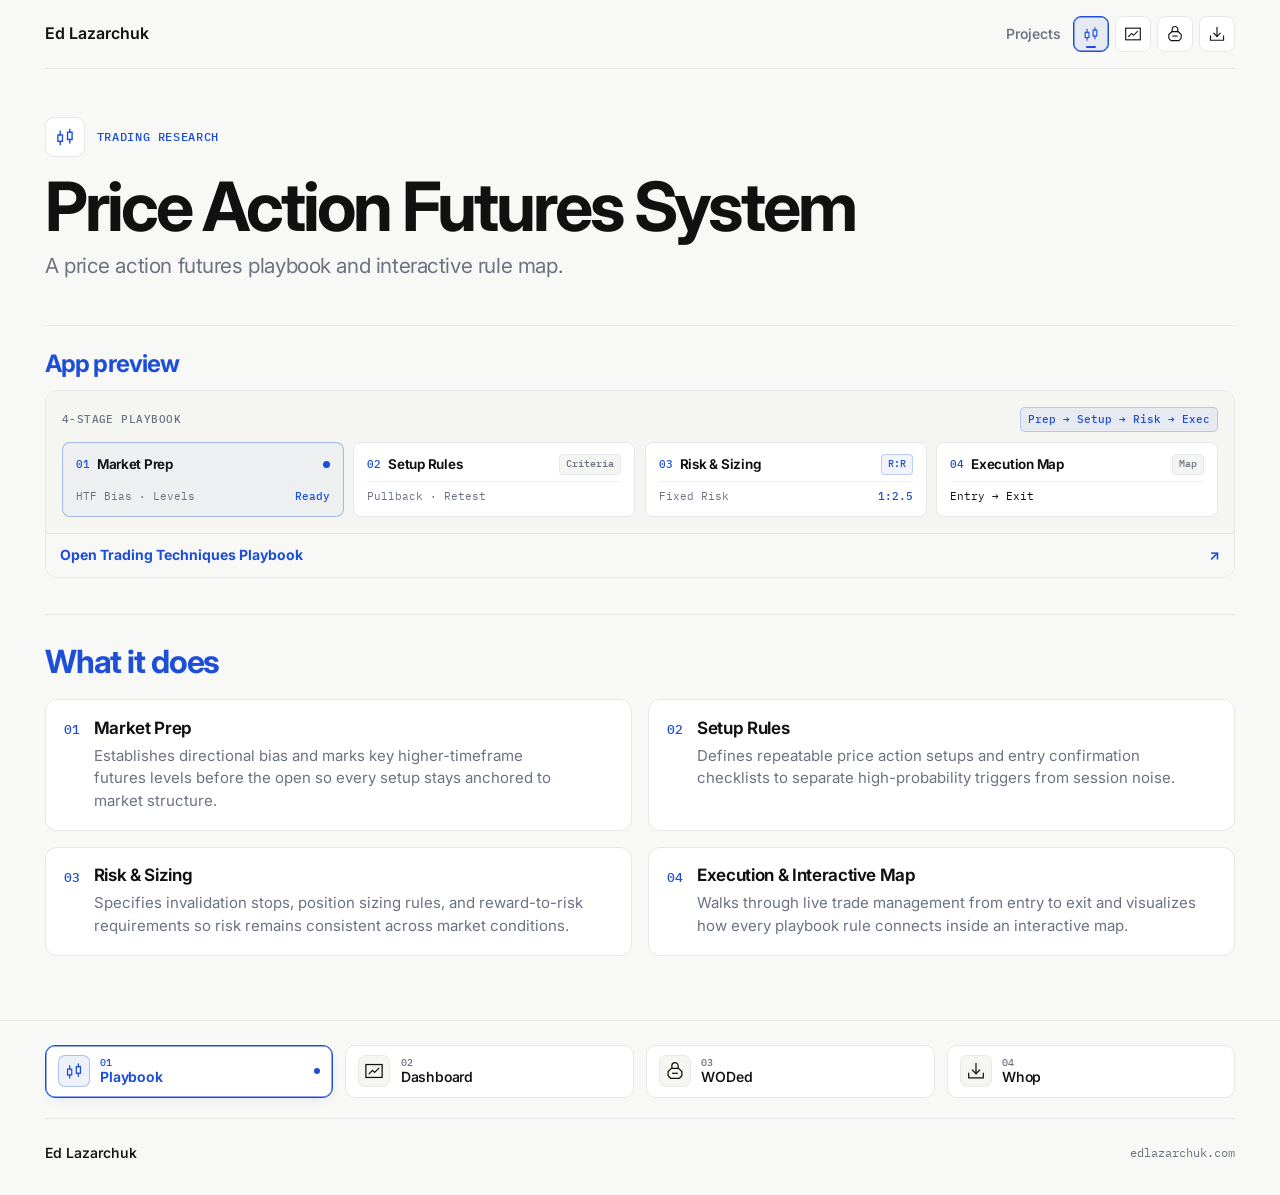
<file: projects/trading-strategy-research.html>
<!doctype html>
<html lang="en">
<head>
  <meta charset="utf-8">
  <meta name="viewport" content="width=device-width, initial-scale=1, viewport-fit=cover">
  <title>Price Action Futures System | Ed Lazarchuk</title>
  <meta name="description" content="A step-by-step futures trading playbook covering market prep, setup rules, risk sizing, and execution inside an interactive map.">
  <link rel="canonical" href="https://edlazarchuk.com/projects/trading-strategy-research">
  <link rel="preconnect" href="https://fonts.googleapis.com">
  <link rel="preconnect" href="https://fonts.gstatic.com" crossorigin>
  <link href="https://fonts.googleapis.com/css2?family=IBM+Plex+Mono:wght@400;500&family=Inter:wght@400;500;600;700&display=swap" rel="stylesheet">
  <link rel="stylesheet" href="/styles.css">
  <script src="/header-dock.js" defer></script>
</head>
<body class="portfolio project-page">
  <a class="skip-link" href="#main-content">Skip to content</a>

  <header>
    <div class="wrap header-bar">
      <a class="brand" href="/">Ed Lazarchuk</a>
      <div class="header-tools">
        <a class="header-projects-link" href="/#projects">Projects</a>
        <nav class="icon-dock" aria-label="Quick switch">
          <a class="dock-btn" href="/projects/trading-strategy-research" aria-label="Price Action Futures System" aria-current="page">
            <svg class="app-icon icon-candlesticks" viewBox="0 0 24 24" width="18" height="18" fill="none" stroke="currentColor" stroke-width="1.5" stroke-linecap="square" stroke-linejoin="miter" aria-hidden="true">
              <g class="candle-left">
                <rect x="4.25" y="9.75" width="5" height="7"/>
                <path d="M6.75 5.75V9.75"/>
                <path d="M6.75 16.75V20.25"/>
              </g>
              <g class="candle-right">
                <rect x="14.75" y="6.75" width="5" height="8"/>
                <path d="M17.25 3.75V6.75"/>
                <path d="M17.25 14.75V18.25"/>
              </g>
            </svg>
          </a>
          <a class="dock-btn" href="/projects/traders-dashboard" aria-label="Traders Dashboard">
            <svg class="app-icon icon-trend" viewBox="0 0 24 24" width="18" height="18" fill="none" stroke="currentColor" stroke-width="1.5" stroke-linecap="square" stroke-linejoin="miter" aria-hidden="true">
              <rect x="2.25" y="4.25" width="19.5" height="15.5"/>
              <path class="trend-line" pathLength="20" d="M6.25 15.25L10.25 11.25L12.75 13.75L17.75 8.75"/>
            </svg>
          </a>
          <a class="dock-btn" href="/projects/woded" aria-label="WODed">
            <svg class="app-icon icon-kettlebell" viewBox="0 0 24 24" width="18" height="18" fill="none" stroke="currentColor" stroke-width="1.5" stroke-linecap="square" stroke-linejoin="miter" aria-hidden="true">
              <g class="kb-body">
                <path d="M8.25 8.75V5.75A3.75 3.75 0 0 1 15.75 5.75V8.75"/>
                <path d="M7.75 8.75H16.25L20.25 12.75V17.75L17.25 20.75H6.75L3.75 17.75V12.75Z"/>
                <path d="M9.25 14.75H14.75"/>
              </g>
            </svg>
          </a>
          <a class="dock-btn" href="/whop-downloader" aria-label="Whop Downloader">
            <svg class="app-icon icon-download" viewBox="0 0 24 24" width="18" height="18" fill="none" stroke="currentColor" stroke-width="1.5" stroke-linecap="square" stroke-linejoin="miter" aria-hidden="true">
              <path d="M3.25 14.75V20.25H20.75V14.75"/>
              <g class="dl-arrow">
                <path d="M12 3.25V15.25"/>
                <path d="M7.75 11L12 15.25L16.25 11"/>
              </g>
            </svg>
          </a>
        </nav>
      </div>
    </div>
  </header>

  <main id="main-content" class="wrap" tabindex="-1">
    <section class="hero">
      <div class="hero-kicker">
        <span class="hero-icon" aria-hidden="true">
          <svg class="app-icon icon-candlesticks" viewBox="0 0 24 24" width="22" height="22" fill="none" stroke="currentColor" stroke-width="1.5" stroke-linecap="square" stroke-linejoin="miter">
            <g class="candle-left">
              <rect x="4.25" y="9.75" width="5" height="7"/>
              <path d="M6.75 5.75V9.75"/>
              <path d="M6.75 16.75V20.25"/>
            </g>
            <g class="candle-right">
              <rect x="14.75" y="6.75" width="5" height="8"/>
              <path d="M17.25 3.75V6.75"/>
              <path d="M17.25 14.75V18.25"/>
            </g>
          </svg>
        </span>
        <p class="category">Trading research</p>
      </div>
      <h1>Price Action Futures System</h1>
      <p class="lead">A price action futures playbook and interactive rule map.</p>
    </section>

    <section class="showcase" aria-labelledby="showcase-heading">
      <h2 id="showcase-heading">App preview</h2>
      <a class="showcase-link" href="/trading-strategy-research">
        <div class="suite-preview" aria-hidden="true">
          <div class="suite-preview-head">
            <span class="suite-preview-kicker">4-Stage Playbook</span>
            <span class="suite-preview-pill">Prep → Setup → Risk → Exec</span>
          </div>
          <div class="suite-preview-grid">
            <div class="suite-tile is-live">
              <div class="suite-tile-head">
                <span class="suite-tile-num">01</span>
                <span class="suite-tile-title">Market Prep</span>
                <span class="suite-live-dot"></span>
              </div>
              <div class="suite-mini-line"><span>HTF Bias · Levels</span><span class="is-cobalt">Ready</span></div>
            </div>

            <div class="suite-tile">
              <div class="suite-tile-head">
                <span class="suite-tile-num">02</span>
                <span class="suite-tile-title">Setup Rules</span>
                <span class="suite-tile-badge">Criteria</span>
              </div>
              <div class="suite-mini-line"><span>Pullback · Retest</span></div>
            </div>

            <div class="suite-tile">
              <div class="suite-tile-head">
                <span class="suite-tile-num">03</span>
                <span class="suite-tile-title">Risk &amp; Sizing</span>
                <span class="suite-tile-badge is-cobalt">R:R</span>
              </div>
              <div class="suite-mini-line"><span>Fixed Risk</span><span class="is-cobalt">1:2.5</span></div>
            </div>

            <div class="suite-tile">
              <div class="suite-tile-head">
                <span class="suite-tile-num">04</span>
                <span class="suite-tile-title">Execution Map</span>
                <span class="suite-tile-badge">Map</span>
              </div>
              <div class="suite-mini-line"><code>Entry → Exit</code></div>
            </div>
          </div>
        </div>
        <span class="showcase-action">Open Trading Techniques Playbook <span aria-hidden="true">↗</span></span>
      </a>
    </section>

    <section class="detail" aria-labelledby="features">
      <h2 id="features">What it does</h2>
      <ol class="feature-cards" role="list">
        <li class="feature-item">
          <span class="feature-num" aria-hidden="true">01</span>
          <div class="feature-copy">
            <h3>Market Prep</h3>
            <p>Establishes directional bias and marks key higher-timeframe futures levels before the open so every setup stays anchored to market structure.</p>
          </div>
        </li>
        <li class="feature-item">
          <span class="feature-num" aria-hidden="true">02</span>
          <div class="feature-copy">
            <h3>Setup Rules</h3>
            <p>Defines repeatable price action setups and entry confirmation checklists to separate high-probability triggers from session noise.</p>
          </div>
        </li>
        <li class="feature-item">
          <span class="feature-num" aria-hidden="true">03</span>
          <div class="feature-copy">
            <h3>Risk &amp; Sizing</h3>
            <p>Specifies invalidation stops, position sizing rules, and reward-to-risk requirements so risk remains consistent across market conditions.</p>
          </div>
        </li>
        <li class="feature-item">
          <span class="feature-num" aria-hidden="true">04</span>
          <div class="feature-copy">
            <h3>Execution &amp; Interactive Map</h3>
            <p>Walks through live trade management from entry to exit and visualizes how every playbook rule connects inside an interactive map.</p>
          </div>
        </li>
      </ol>
    </section>
  </main>

  <footer class="global-footer">
    <div class="wrap footer-shell">
      <nav class="project-switcher" aria-label="Switch project">
        <a class="switcher-item" href="/projects/trading-strategy-research" aria-current="page">
          <span class="switcher-icon" aria-hidden="true">
            <svg class="app-icon icon-candlesticks" viewBox="0 0 24 24" width="20" height="20" fill="none" stroke="currentColor" stroke-width="1.5" stroke-linecap="square" stroke-linejoin="miter">
              <g class="candle-left">
                <rect x="4.25" y="9.75" width="5" height="7"/>
                <path d="M6.75 5.75V9.75"/>
                <path d="M6.75 16.75V20.25"/>
              </g>
              <g class="candle-right">
                <rect x="14.75" y="6.75" width="5" height="8"/>
                <path d="M17.25 3.75V6.75"/>
                <path d="M17.25 14.75V18.25"/>
              </g>
            </svg>
          </span>
          <span class="switcher-text">
            <span class="switcher-num" aria-hidden="true">01</span>
            <span class="switcher-name">Playbook</span>
          </span>
        </a>

        <a class="switcher-item" href="/projects/traders-dashboard">
          <span class="switcher-icon" aria-hidden="true">
            <svg class="app-icon icon-trend" viewBox="0 0 24 24" width="20" height="20" fill="none" stroke="currentColor" stroke-width="1.5" stroke-linecap="square" stroke-linejoin="miter">
              <rect x="2.25" y="4.25" width="19.5" height="15.5"/>
              <path class="trend-line" pathLength="20" d="M6.25 15.25L10.25 11.25L12.75 13.75L17.75 8.75"/>
            </svg>
          </span>
          <span class="switcher-text">
            <span class="switcher-num" aria-hidden="true">02</span>
            <span class="switcher-name">Dashboard</span>
          </span>
        </a>

        <a class="switcher-item" href="/projects/woded">
          <span class="switcher-icon" aria-hidden="true">
            <svg class="app-icon icon-kettlebell" viewBox="0 0 24 24" width="20" height="20" fill="none" stroke="currentColor" stroke-width="1.5" stroke-linecap="square" stroke-linejoin="miter">
              <g class="kb-body">
                <path d="M8.25 8.75V5.75A3.75 3.75 0 0 1 15.75 5.75V8.75"/>
                <path d="M7.75 8.75H16.25L20.25 12.75V17.75L17.25 20.75H6.75L3.75 17.75V12.75Z"/>
                <path d="M9.25 14.75H14.75"/>
              </g>
            </svg>
          </span>
          <span class="switcher-text">
            <span class="switcher-num" aria-hidden="true">03</span>
            <span class="switcher-name">WODed</span>
          </span>
        </a>

        <a class="switcher-item" href="/whop-downloader">
          <span class="switcher-icon" aria-hidden="true">
            <svg class="app-icon icon-download" viewBox="0 0 24 24" width="20" height="20" fill="none" stroke="currentColor" stroke-width="1.5" stroke-linecap="square" stroke-linejoin="miter">
              <path d="M3.25 14.75V20.25H20.75V14.75"/>
              <g class="dl-arrow">
                <path d="M12 3.25V15.25"/>
                <path d="M7.75 11L12 15.25L16.25 11"/>
              </g>
            </svg>
          </span>
          <span class="switcher-text">
            <span class="switcher-num" aria-hidden="true">04</span>
            <span class="switcher-name">Whop</span>
          </span>
        </a>
      </nav>

      <div class="footer-colophon">
        <a class="footer-brand" href="/">Ed Lazarchuk</a>
        <span class="footer-domain">edlazarchuk.com</span>
      </div>
    </div>
  </footer>
</body>
</html>
</file>
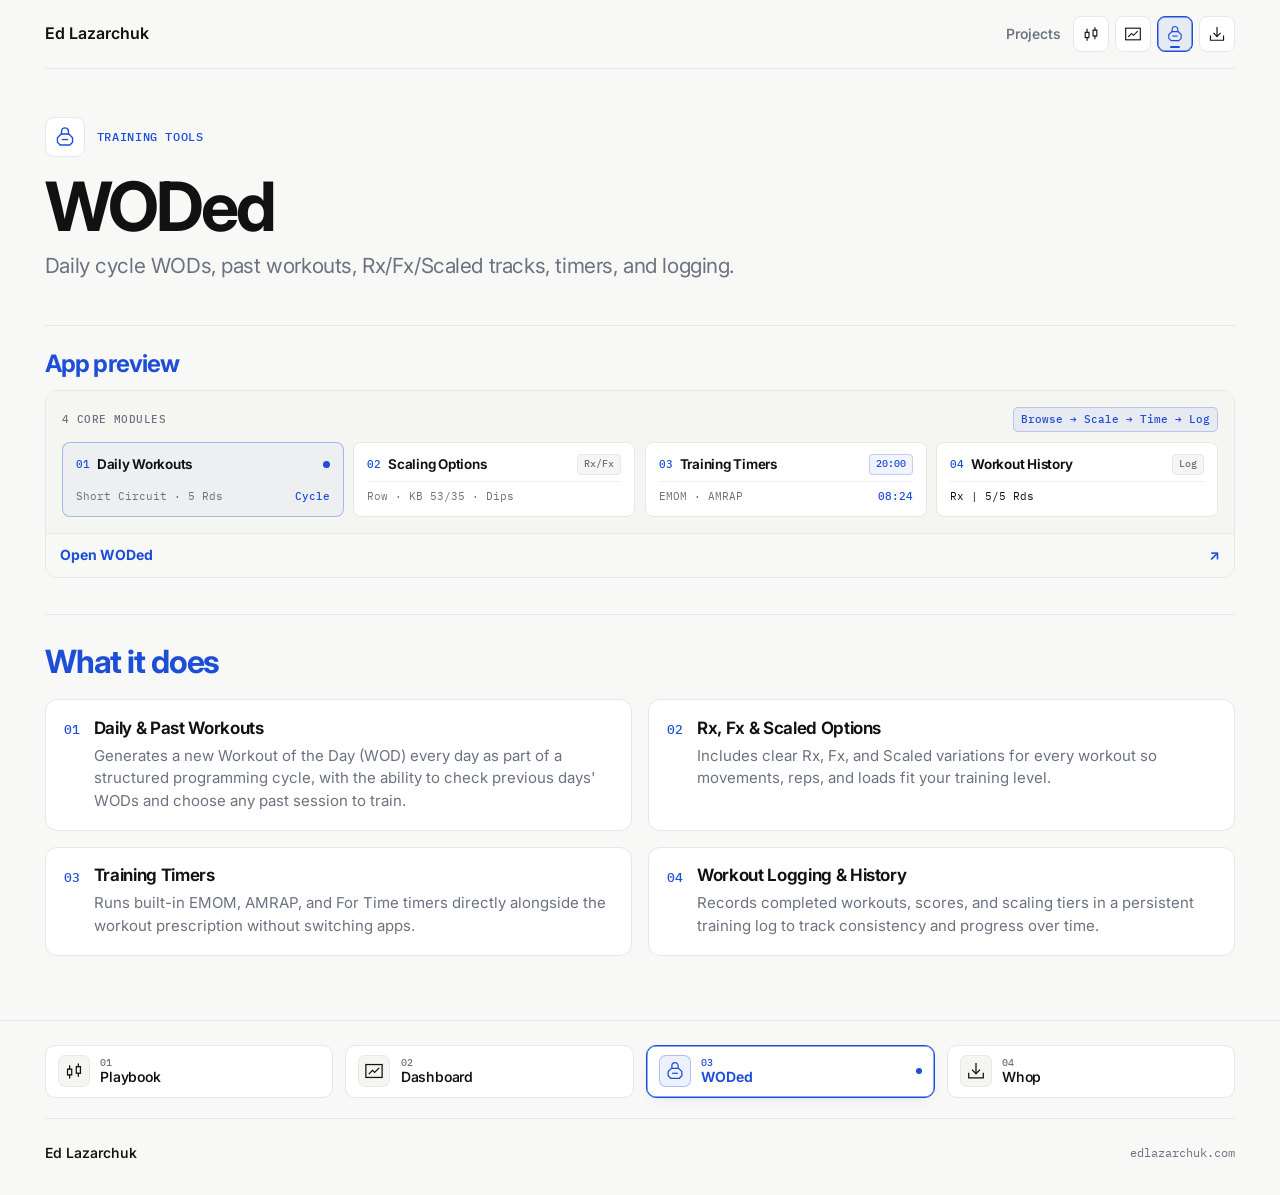
<file: projects/woded.html>
<!doctype html>
<html lang="en">
<head>
  <meta charset="utf-8">
  <meta name="viewport" content="width=device-width, initial-scale=1, viewport-fit=cover">
  <title>WODed | Ed Lazarchuk</title>
  <meta name="description" content="Check daily and past workouts with Rx, Fx, and Scaled options, run EMOM, AMRAP, and For Time timers, and log your workout history.">
  <link rel="canonical" href="https://edlazarchuk.com/projects/woded">
  <link rel="preconnect" href="https://fonts.googleapis.com">
  <link rel="preconnect" href="https://fonts.gstatic.com" crossorigin>
  <link href="https://fonts.googleapis.com/css2?family=IBM+Plex+Mono:wght@400;500&family=Inter:wght@400;500;600;700&display=swap" rel="stylesheet">
  <link rel="stylesheet" href="/styles.css">
  <script src="/header-dock.js" defer></script>
</head>
<body class="portfolio project-page">
  <a class="skip-link" href="#main-content">Skip to content</a>

  <header>
    <div class="wrap header-bar">
      <a class="brand" href="/">Ed Lazarchuk</a>
      <div class="header-tools">
        <a class="header-projects-link" href="/#projects">Projects</a>
        <nav class="icon-dock" aria-label="Quick switch">
          <a class="dock-btn" href="/projects/trading-strategy-research" aria-label="Price Action Futures System">
            <svg class="app-icon icon-candlesticks" viewBox="0 0 24 24" width="18" height="18" fill="none" stroke="currentColor" stroke-width="1.5" stroke-linecap="square" stroke-linejoin="miter" aria-hidden="true">
              <g class="candle-left">
                <rect x="4.25" y="9.75" width="5" height="7"/>
                <path d="M6.75 5.75V9.75"/>
                <path d="M6.75 16.75V20.25"/>
              </g>
              <g class="candle-right">
                <rect x="14.75" y="6.75" width="5" height="8"/>
                <path d="M17.25 3.75V6.75"/>
                <path d="M17.25 14.75V18.25"/>
              </g>
            </svg>
          </a>
          <a class="dock-btn" href="/projects/traders-dashboard" aria-label="Traders Dashboard">
            <svg class="app-icon icon-trend" viewBox="0 0 24 24" width="18" height="18" fill="none" stroke="currentColor" stroke-width="1.5" stroke-linecap="square" stroke-linejoin="miter" aria-hidden="true">
              <rect x="2.25" y="4.25" width="19.5" height="15.5"/>
              <path class="trend-line" pathLength="20" d="M6.25 15.25L10.25 11.25L12.75 13.75L17.75 8.75"/>
            </svg>
          </a>
          <a class="dock-btn" href="/projects/woded" aria-label="WODed" aria-current="page">
            <svg class="app-icon icon-kettlebell" viewBox="0 0 24 24" width="18" height="18" fill="none" stroke="currentColor" stroke-width="1.5" stroke-linecap="square" stroke-linejoin="miter" aria-hidden="true">
              <g class="kb-body">
                <path d="M8.25 8.75V5.75A3.75 3.75 0 0 1 15.75 5.75V8.75"/>
                <path d="M7.75 8.75H16.25L20.25 12.75V17.75L17.25 20.75H6.75L3.75 17.75V12.75Z"/>
                <path d="M9.25 14.75H14.75"/>
              </g>
            </svg>
          </a>
          <a class="dock-btn" href="/whop-downloader" aria-label="Whop Downloader">
            <svg class="app-icon icon-download" viewBox="0 0 24 24" width="18" height="18" fill="none" stroke="currentColor" stroke-width="1.5" stroke-linecap="square" stroke-linejoin="miter" aria-hidden="true">
              <path d="M3.25 14.75V20.25H20.75V14.75"/>
              <g class="dl-arrow">
                <path d="M12 3.25V15.25"/>
                <path d="M7.75 11L12 15.25L16.25 11"/>
              </g>
            </svg>
          </a>
        </nav>
      </div>
    </div>
  </header>

  <main id="main-content" class="wrap" tabindex="-1">
    <section class="hero">
      <div class="hero-kicker">
        <span class="hero-icon" aria-hidden="true">
          <svg class="app-icon icon-kettlebell" viewBox="0 0 24 24" width="22" height="22" fill="none" stroke="currentColor" stroke-width="1.5" stroke-linecap="square" stroke-linejoin="miter">
            <g class="kb-body">
              <path d="M8.25 8.75V5.75A3.75 3.75 0 0 1 15.75 5.75V8.75"/>
              <path d="M7.75 8.75H16.25L20.25 12.75V17.75L17.25 20.75H6.75L3.75 17.75V12.75Z"/>
              <path d="M9.25 14.75H14.75"/>
            </g>
          </svg>
        </span>
        <p class="category">Training tools</p>
      </div>
      <h1>WODed</h1>
      <p class="lead">Daily cycle WODs, past workouts, Rx/Fx/Scaled tracks, timers, and logging.</p>
    </section>

    <section class="showcase" aria-labelledby="showcase-heading">
      <h2 id="showcase-heading">App preview</h2>
      <a class="showcase-link" href="/woded">
        <div class="suite-preview" aria-hidden="true">
          <div class="suite-preview-head">
            <span class="suite-preview-kicker">4 Core Modules</span>
            <span class="suite-preview-pill">Browse → Scale → Time → Log</span>
          </div>
          <div class="suite-preview-grid">
            <div class="suite-tile is-live">
              <div class="suite-tile-head">
                <span class="suite-tile-num">01</span>
                <span class="suite-tile-title">Daily Workouts</span>
                <span class="suite-live-dot"></span>
              </div>
              <div class="suite-mini-line"><span>Short Circuit · 5 Rds</span><span class="is-cobalt">Cycle</span></div>
            </div>

            <div class="suite-tile">
              <div class="suite-tile-head">
                <span class="suite-tile-num">02</span>
                <span class="suite-tile-title">Scaling Options</span>
                <span class="suite-tile-badge">Rx/Fx</span>
              </div>
              <div class="suite-mini-line"><span>Row · KB 53/35 · Dips</span></div>
            </div>

            <div class="suite-tile">
              <div class="suite-tile-head">
                <span class="suite-tile-num">03</span>
                <span class="suite-tile-title">Training Timers</span>
                <span class="suite-tile-badge is-cobalt">20:00</span>
              </div>
              <div class="suite-mini-line"><span>EMOM · AMRAP</span><span class="is-cobalt">08:24</span></div>
            </div>

            <div class="suite-tile">
              <div class="suite-tile-head">
                <span class="suite-tile-num">04</span>
                <span class="suite-tile-title">Workout History</span>
                <span class="suite-tile-badge">Log</span>
              </div>
              <div class="suite-mini-line"><code>Rx | 5/5 Rds</code></div>
            </div>
          </div>
        </div>
        <span class="showcase-action">Open WODed <span aria-hidden="true">↗</span></span>
      </a>
    </section>

    <section class="detail" aria-labelledby="features">
      <h2 id="features">What it does</h2>
      <ol class="feature-cards" role="list">
        <li class="feature-item">
          <span class="feature-num" aria-hidden="true">01</span>
          <div class="feature-copy">
            <h3>Daily &amp; Past Workouts</h3>
            <p>Generates a new Workout of the Day (WOD) every day as part of a structured programming cycle, with the ability to check previous days' WODs and choose any past session to train.</p>
          </div>
        </li>
        <li class="feature-item">
          <span class="feature-num" aria-hidden="true">02</span>
          <div class="feature-copy">
            <h3>Rx, Fx &amp; Scaled Options</h3>
            <p>Includes clear Rx, Fx, and Scaled variations for every workout so movements, reps, and loads fit your training level.</p>
          </div>
        </li>
        <li class="feature-item">
          <span class="feature-num" aria-hidden="true">03</span>
          <div class="feature-copy">
            <h3>Training Timers</h3>
            <p>Runs built-in EMOM, AMRAP, and For Time timers directly alongside the workout prescription without switching apps.</p>
          </div>
        </li>
        <li class="feature-item">
          <span class="feature-num" aria-hidden="true">04</span>
          <div class="feature-copy">
            <h3>Workout Logging &amp; History</h3>
            <p>Records completed workouts, scores, and scaling tiers in a persistent training log to track consistency and progress over time.</p>
          </div>
        </li>
      </ol>
    </section>
  </main>

  <footer class="global-footer">
    <div class="wrap footer-shell">
      <nav class="project-switcher" aria-label="Switch project">
        <a class="switcher-item" href="/projects/trading-strategy-research">
          <span class="switcher-icon" aria-hidden="true">
            <svg class="app-icon icon-candlesticks" viewBox="0 0 24 24" width="20" height="20" fill="none" stroke="currentColor" stroke-width="1.5" stroke-linecap="square" stroke-linejoin="miter">
              <g class="candle-left">
                <rect x="4.25" y="9.75" width="5" height="7"/>
                <path d="M6.75 5.75V9.75"/>
                <path d="M6.75 16.75V20.25"/>
              </g>
              <g class="candle-right">
                <rect x="14.75" y="6.75" width="5" height="8"/>
                <path d="M17.25 3.75V6.75"/>
                <path d="M17.25 14.75V18.25"/>
              </g>
            </svg>
          </span>
          <span class="switcher-text">
            <span class="switcher-num" aria-hidden="true">01</span>
            <span class="switcher-name">Playbook</span>
          </span>
        </a>

        <a class="switcher-item" href="/projects/traders-dashboard">
          <span class="switcher-icon" aria-hidden="true">
            <svg class="app-icon icon-trend" viewBox="0 0 24 24" width="20" height="20" fill="none" stroke="currentColor" stroke-width="1.5" stroke-linecap="square" stroke-linejoin="miter">
              <rect x="2.25" y="4.25" width="19.5" height="15.5"/>
              <path class="trend-line" pathLength="20" d="M6.25 15.25L10.25 11.25L12.75 13.75L17.75 8.75"/>
            </svg>
          </span>
          <span class="switcher-text">
            <span class="switcher-num" aria-hidden="true">02</span>
            <span class="switcher-name">Dashboard</span>
          </span>
        </a>

        <a class="switcher-item" href="/projects/woded" aria-current="page">
          <span class="switcher-icon" aria-hidden="true">
            <svg class="app-icon icon-kettlebell" viewBox="0 0 24 24" width="20" height="20" fill="none" stroke="currentColor" stroke-width="1.5" stroke-linecap="square" stroke-linejoin="miter">
              <g class="kb-body">
                <path d="M8.25 8.75V5.75A3.75 3.75 0 0 1 15.75 5.75V8.75"/>
                <path d="M7.75 8.75H16.25L20.25 12.75V17.75L17.25 20.75H6.75L3.75 17.75V12.75Z"/>
                <path d="M9.25 14.75H14.75"/>
              </g>
            </svg>
          </span>
          <span class="switcher-text">
            <span class="switcher-num" aria-hidden="true">03</span>
            <span class="switcher-name">WODed</span>
          </span>
        </a>

        <a class="switcher-item" href="/whop-downloader">
          <span class="switcher-icon" aria-hidden="true">
            <svg class="app-icon icon-download" viewBox="0 0 24 24" width="20" height="20" fill="none" stroke="currentColor" stroke-width="1.5" stroke-linecap="square" stroke-linejoin="miter">
              <path d="M3.25 14.75V20.25H20.75V14.75"/>
              <g class="dl-arrow">
                <path d="M12 3.25V15.25"/>
                <path d="M7.75 11L12 15.25L16.25 11"/>
              </g>
            </svg>
          </span>
          <span class="switcher-text">
            <span class="switcher-num" aria-hidden="true">04</span>
            <span class="switcher-name">Whop</span>
          </span>
        </a>
      </nav>

      <div class="footer-colophon">
        <a class="footer-brand" href="/">Ed Lazarchuk</a>
        <span class="footer-domain">edlazarchuk.com</span>
      </div>
    </div>
  </footer>
</body>
</html>
</file>
<file: styles.css>
:root{color-scheme:dark;--bg:#141614;--fg:#f5f1e8;--muted:#bbbfb5;--accent:#e6fe80;--line:#41463d;font:16px/1.6 system-ui,sans-serif}*{box-sizing:border-box}body{margin:0;background:var(--bg);color:var(--fg)}a{color:inherit}a:focus-visible{outline:2px solid var(--accent);outline-offset:5px}.wrap{width:min(100% - 2.5rem,68rem);margin-inline:auto}header,footer{padding:1.4rem 0}header .wrap{display:flex;justify-content:space-between;gap:1rem;align-items:center}header a{text-decoration:none}header a:hover{text-decoration:underline}.brand{font-weight:750}main{min-height:68vh}.hero{padding:clamp(3rem,10vw,8rem) 0 3rem}h1,h2,p{margin:0}h1{font-size:clamp(2.6rem,8vw,6.7rem);letter-spacing:-.075em;line-height:1.03;text-wrap:balance}h2{font-size:1.5rem;line-height:1.2;letter-spacing:-.035em}.lead{max-width:41rem;margin-top:1.2rem;color:var(--muted);font-size:clamp(1rem,2vw,1.35rem)}.category{color:var(--accent);font-size:.9rem;margin-bottom:.6rem}.projects{padding-bottom:3.5rem}.grid{display:grid;grid-template-columns:repeat(auto-fit,minmax(min(100%,18rem),1fr));gap:1rem;margin-top:1rem}.card{display:block;padding:1.4rem;border:1px solid var(--line);background:#1c201b;border-radius:.8rem;text-decoration:none}.card:hover{border-color:var(--accent)}.card p:last-child{margin-top:.6rem;color:var(--muted)}.card h2 span{color:var(--accent)}.detail{margin-bottom:4rem;border-top:1px solid var(--line);padding-top:1.75rem}.detail li{padding:.2rem 0}footer{border-top:1px solid var(--line);color:var(--muted)}
body.portfolio {
  color-scheme: light;
  --bg: #F8F8F6;
  --fg: #111111;
  --muted: #6B7280;
  --accent: #1D4ED8;
  --line: #E5E7EB;
  --surface: #FFFFFF;
  --font-sans: "Inter", -apple-system, BlinkMacSystemFont, "Helvetica Neue", system-ui, sans-serif;
  --font-mono: "IBM Plex Mono", ui-monospace, SFMono-Regular, Menlo, Monaco, Consolas, monospace;
  font-family: var(--font-sans);
  -webkit-font-smoothing: antialiased;
  text-rendering: optimizeLegibility;
}
.portfolio h1,
.portfolio h2,
.portfolio h3 {
  text-wrap: balance;
}
.portfolio p {
  text-wrap: pretty;
}
.portfolio .wrap { width: min(100% - clamp(2rem, 7vw, 6rem), 85rem); }
.portfolio header { padding: 0; }
.portfolio header .wrap { padding: 1rem 0; border-bottom: 1px solid var(--line); }
.portfolio header a { font-weight: 600; }
.portfolio header a:not(.brand),
.portfolio .work > h2,
.portfolio .showcase h2,
.portfolio .detail h2,
.portfolio .showcase-action,
.portfolio .hero-period { color: var(--accent); }
.portfolio .home-hero {
  padding-block: clamp(3rem, 9vw, 7rem) clamp(3.5rem, 10vw, 8rem);
}
.portfolio .home-hero h1 {
  font-size: clamp(2.45rem, 11.3vw, 9rem);
  line-height: 1.06;
  letter-spacing: -.065em;
}
@media (min-width: 900px) {
  .home-hero .hero-line { display: block; }
}
.portfolio .hero { padding: clamp(2.5rem, 5vw, 5rem) 0 clamp(3rem, 6vw, 5.5rem); }
.portfolio h1 { font-size: clamp(3rem, 8.1vw, 8rem); }
.portfolio .lead { margin-top: .45rem; max-width: none; font-size: clamp(1.2rem, 3.3vw, 3.3rem); color: var(--fg); letter-spacing: -.045em; }
.work { padding-bottom: 3rem; }
.work > h2 { padding-bottom: .85rem; font-size: clamp(1.65rem, 3vw, 2.8rem); }
.project {
  display: grid;
  grid-template-columns: minmax(0, 2fr) minmax(0, 3fr);
  align-items: center;
  gap: clamp(1.2rem, 4vw, 4rem);
  padding: clamp(1rem, 2.7vw, 2.4rem) 0;
  border-top: 1px solid var(--line);
  text-decoration: none;
}
.project-heading { display: flex; align-items: center; justify-content: space-between; gap: .65rem; }
.project h3 { margin: 0; font-size: clamp(1.75rem, 4.3vw, 4.65rem); line-height: 1; letter-spacing: -.065em; overflow-wrap: break-word; }
.project:hover h3 { text-decoration: underline; text-decoration-thickness: .05em; text-underline-offset: .1em; }
.project-heading p { margin-top: .65rem; color: var(--muted); }
.project-heading > span { font-size: clamp(1.45rem, 3vw, 2.8rem); }
.preview { --ink: #67ed99; --panel: #123222; padding: clamp(.65rem, 1.5vw, 1.1rem); border-radius: .8rem; background: #0b2319; color: #fff; }
.preview-title { color: var(--ink); font-weight: 750; font-size: clamp(.7rem, 1.4vw, 1.05rem); margin-bottom: .6rem; }
.preview-body { min-height: clamp(6rem, 13vw, 12rem); display: grid; grid-template-columns: 3fr 2fr; gap: .55rem; }
.preview-body > div { background: var(--panel); border-radius: .5rem; min-width: 0; }
.data { display: grid; align-content: center; padding: .55rem; font-size: clamp(.63rem, 1.2vw, .95rem); }
.data span { padding: .35rem 0; }
.data span + span { border-top: 1px solid #ffffff24; }
.chart { position: relative; overflow: hidden; background-image: repeating-linear-gradient(0deg, transparent 0 23%, #ffffff15 24% 25%); }
.chart i { position: absolute; inset: 15% 5% 12%; background: var(--ink); clip-path: polygon(0 87%,12% 67%,19% 72%,32% 46%,43% 55%,59% 26%,68% 40%,80% 18%,91% 25%,100% 0,100% 5%,91% 29%,80% 22%,68% 45%,59% 30%,43% 59%,32% 50%,19% 76%,12% 71%,0 92%); }
.training { --ink: #ffe33a; --panel: #20241e; background: #161815; }
.training .preview-body { grid-template-columns: 1fr; }
.timer { display: grid; place-content: center; text-align: center; padding: .5rem; }
.timer strong { font-size: clamp(2rem, 5vw, 4.25rem); line-height: 1; font-variant-numeric: tabular-nums; }
.timer small, .timer span { font-size: clamp(.65rem, 1.2vw, .9rem); }
.timer small { color: var(--ink); }
.extension { --ink: #e0baff; --panel: #2b213a; background: #1b1427; }
.video { display: grid; place-content: center; font-size: 1.8rem; color: var(--ink); }
.bars { display: flex; gap: 5%; align-items: end; padding: .75rem; }
.bars i { flex: 1; height: var(--bar); min-height: .25rem; background: var(--ink); border-radius: .18rem .18rem 0 0; }
@media (max-width: 620px) {
  .project { grid-template-columns: 1fr; }
  .project-heading p { margin-top: .25rem; }
}

.showcase { margin: 0 0 3rem; }
.showcase h2 { margin-bottom: .9rem; }
.showcase-link { display: block; border: 1px solid var(--line); border-radius: .85rem; overflow: hidden; text-decoration: none; }
.showcase-link .preview { border-radius: 0; padding: clamp(.85rem, 2.5vw, 1.5rem); }
.showcase-link .preview-body { min-height: clamp(8rem, 24vw, 16rem); }
.showcase-action { display: flex; align-items: center; justify-content: space-between; gap: .75rem; padding: .8rem 1rem; font-weight: 700; }
.showcase-link:hover { border-color: var(--accent); }
.showcase-link:hover .showcase-action { color: var(--accent); }
.showcase-note { margin-top: .5rem; color: var(--muted); font-size: .9rem; }

.preview.trading {
  --ink: #a66bff;
  --panel: #151119;
  background: linear-gradient(115deg, #151119, #050506 60%, #241124);
  box-shadow: inset 0 0 0 1px #2b2235;
}
.trading .preview-title { color: #d9c4ff; }
.trading .chart i { background: linear-gradient(90deg, var(--ink), #d13aa9); }

.skip-link {
  position: fixed;
  inset-block-start: 1rem;
  inset-inline-start: 1rem;
  z-index: 10;
  padding: .65rem 1rem;
  border-radius: .35rem;
  background: var(--bg);
  color: var(--fg);
  font-weight: 700;
  transform: translateY(calc(-100% - 2rem));
}
.skip-link:focus { transform: translateY(0); }

/* Price Action Futures System preview */
.preview.research {
  --ink: #dbe3f3;
  background: linear-gradient(135deg, #151c29, #0b0e14);
  border: 1px solid #455773;
  color: var(--ink);
  container-type: inline-size;
}
.research .preview-title {
  padding-inline-start: .55rem;
  border-inline-start: 3px solid #2962ff;
}
.research-workflow {
  display: grid;
  grid-template-columns: repeat(4, minmax(0, 1fr));
  align-items: stretch;
  gap: clamp(.6rem, 3cqi, 1.6rem);
  margin: 0;
  padding: clamp(.5rem, 3cqi, 1.8rem) 0;
  list-style: none;
}
.research-workflow li {
  --step-color: #65aaff;
  position: relative;
  display: grid;
  align-content: center;
  justify-items: center;
  gap: .25rem;
  min-height: 4rem;
  padding: .35rem .15rem;
  border: 1px solid var(--step-color);
  border-radius: .6rem;
  background: #192230;
  color: #f3f6fd;
  text-align: center;
  font-size: clamp(.7rem, 3.2cqi, 1.2rem);
  font-weight: 700;
  line-height: 1.2;
  overflow-wrap: anywhere;
}
.research-workflow li:nth-child(2) { --step-color: #2cd5c3; }
.research-workflow li:nth-child(3) { --step-color: #ff6a70; }
.workflow-icon { color: var(--step-color); font-size: 1.8em; line-height: 1; }
.research-workflow li:not(:last-child)::after {
  content: "";
  position: absolute;
  inset-inline-start: 100%;
  top: 50%;
  width: clamp(.6rem, 3cqi, 1.6rem);
  height: .6rem;
  transform: translateY(-50%);
  background: #528cff;
  clip-path: polygon(0 38%, 63% 38%, 63% 0, 100% 50%, 63% 100%, 63% 62%, 0 62%);
}

/* Short Circuit workout preview */
.training .workout-preview {
  padding: clamp(.7rem, 2vw, 1.15rem);
  border: 1px solid #454545;
  border-radius: .6rem;
  background: #1c1c1c;
  color: #f5f5f5;
  font-size: clamp(.82rem, 1.5vw, 1.05rem);
  line-height: 1.4;
}
.workout-preview strong { display: block; font-size: 1.18em; }
.workout-preview .workout-format { margin-top: .25rem; color: var(--ink); font-weight: 700; }
.workout-preview ol { margin: .55rem 0 0; padding-inline-start: 1.3em; }
.workout-preview li + li { margin-top: .22rem; }

/* Project pages share the homepage's portfolio theme. */
.portfolio.project-page .lead {
  max-width: 46rem;
  font-size: clamp(1.2rem, 2.4vw, 2rem);
}
.project-page .showcase,
.project-page .detail {
  border-top: 1px solid var(--line);
  padding-top: clamp(1rem, 2.7vw, 2.4rem);
}
.project-page .showcase h2,
.project-page .detail h2 {
  font-size: clamp(1.65rem, 3vw, 2.8rem);
}
.project-page .showcase-action {
  border-top: 1px solid var(--line);
  background: var(--bg);
}
.project-page .showcase-link:hover .showcase-action {
  text-decoration: underline;
  text-underline-offset: .18em;
}

/* ==========================================================================
   Swiss Editorial Cards — Mobile-First Unified Homepage
   ========================================================================== */

body.editorial-home {
  min-block-size: 100dvh;
  display: flex;
  flex-direction: column;
  background: var(--bg);
  color: var(--fg);
  overflow-wrap: break-word;
}

.editorial-home .editorial-wrap {
  width: min(
    100% - max(2rem, env(safe-area-inset-left, 0px) + env(safe-area-inset-right, 0px) + 2rem),
    70rem
  );
  margin-inline: auto;
}

/* Header */
.portfolio.editorial-home .site-header {
  padding-block-start: env(safe-area-inset-top, 0px);
  border-block-end: 1px solid var(--line);
}

.portfolio.editorial-home .header-bar {
  display: flex;
  align-items: center;
  justify-content: space-between;
  gap: 1rem;
  min-block-size: 3.75rem;
  padding-block: 0.75rem;
}

.portfolio.editorial-home .site-header .wordmark {
  display: inline-flex;
  align-items: center;
  min-block-size: 44px;
  font-size: 0.96875rem;
  font-weight: 600;
  letter-spacing: -0.02em;
  color: var(--fg);
  text-decoration: none;
  transition: color 180ms ease;
}

.portfolio.editorial-home .site-header .wordmark:hover,
.portfolio.editorial-home .site-header .wordmark:focus-visible {
  color: var(--accent);
  text-decoration: none;
}

.editorial-home .header-meta {
  font-family: var(--font-mono);
  font-size: 0.75rem;
  font-weight: 500;
  letter-spacing: 0.04em;
  text-transform: uppercase;
  color: var(--muted);
  font-variant-numeric: tabular-nums;
}

/* Main & Compact Mobile-First Hero */
.editorial-home main {
  flex: 1;
  min-block-size: auto;
}

.editorial-home .editorial-hero {
  padding-block: clamp(1.25rem, 4vw, 2.75rem) clamp(1rem, 2.8vw, 1.9rem);
}

.portfolio.editorial-home .editorial-headline {
  margin: 0;
  max-inline-size: 16ch;
  font-size: clamp(1.85rem, 6.8vw, 3.4rem);
  font-weight: 700;
  line-height: 1.07;
  letter-spacing: -0.038em;
  color: var(--fg);
  text-wrap: balance;
}

/* Projects Section Header */
.editorial-home .projects-section {
  padding-block-end: clamp(2.25rem, 5.5vw, 3.75rem);
}

.editorial-home .section-bar {
  display: flex;
  flex-wrap: wrap;
  align-items: baseline;
  justify-content: space-between;
  gap: 0.5rem 1rem;
  padding-block: 0.65rem 0.85rem;
  border-block-start: 1px solid var(--line);
}

.editorial-home .section-bar h2 {
  margin: 0;
  font-family: var(--font-mono);
  font-size: 0.75rem;
  font-weight: 500;
  letter-spacing: 0.06em;
  text-transform: uppercase;
  color: var(--fg);
}

.editorial-home .section-legend {
  font-family: var(--font-mono);
  font-size: 0.725rem;
  letter-spacing: 0.02em;
  color: var(--muted);
}

/* Project Cards Grid (Mobile-first 1-col -> 2-col subgrid at >= 720px) */
.editorial-home .project-grid {
  display: grid;
  grid-template-columns: minmax(0, 1fr);
  gap: 0.85rem;
}

.editorial-home .project-card {
  container: card / inline-size;
  position: relative;
  display: grid;
  grid-template-rows: auto 1fr auto;
  gap: 0;
  padding: 0.95rem;
  background: var(--surface);
  border: 1px solid var(--line);
  border-radius: 12px;
  box-shadow:
    0 1px 2px rgba(17, 17, 17, 0.03),
    0 8px 22px -14px rgba(17, 17, 17, 0.08);
  transition:
    border-color 200ms ease,
    box-shadow 220ms cubic-bezier(0.16, 1, 0.3, 1);
}

@media (prefers-reduced-motion: no-preference) {
  .editorial-home .project-card {
    transition:
      border-color 200ms ease,
      box-shadow 220ms cubic-bezier(0.16, 1, 0.3, 1),
      transform 220ms cubic-bezier(0.16, 1, 0.3, 1);
  }
}

/* Stretched primary link per modern card guidance */
.portfolio.editorial-home .card-header .card-link {
  color: var(--fg);
  text-decoration: none;
  transition: color 180ms ease;
}

.portfolio.editorial-home .card-header .card-link::after {
  content: "";
  position: absolute;
  inset: 0;
  border-radius: inherit;
}

.portfolio.editorial-home .card-header .card-link:focus-visible {
  outline: none;
}

.portfolio.editorial-home .project-card:has(.card-link:focus-visible) {
  outline: 2px solid var(--accent);
  outline-offset: 3px;
  border-color: rgba(29, 78, 216, 0.45);
}

.portfolio.editorial-home .project-card:has(.card-link:focus-visible) .card-header .card-link,
.portfolio.editorial-home .project-card:has(.card-link:focus-visible) .card-cta {
  color: var(--accent);
}

/* Tactile press feedback for touch & click */
.portfolio.editorial-home .project-card:active {
  border-color: rgba(29, 78, 216, 0.42);
}

@media (prefers-reduced-motion: no-preference) {
  .portfolio.editorial-home .project-card:active {
    transform: scale(0.992);
  }
}

/* Elevated hover feedback on fine-pointer devices */
@media (hover: hover) {
  .portfolio.editorial-home .project-card:has(.card-link:hover) {
    border-color: rgba(29, 78, 216, 0.36);
    box-shadow:
      0 2px 6px rgba(17, 17, 17, 0.04),
      0 16px 32px -14px rgba(17, 17, 17, 0.12);
  }

  .portfolio.editorial-home .project-card:has(.card-link:hover) .card-header .card-link,
  .portfolio.editorial-home .project-card:has(.card-link:hover) .card-cta {
    color: var(--accent);
  }

  .portfolio.editorial-home .project-card:has(.card-link:hover) .ui-mod {
    border-color: rgba(29, 78, 216, 0.18);
  }

  @media (prefers-reduced-motion: no-preference) {
    .portfolio.editorial-home .project-card:has(.card-link:hover) {
      transform: translateY(-2px);
    }

    .portfolio.editorial-home .project-card:has(.card-link:hover) .cta-arrow {
      translate: 2px -2px;
    }
  }
}

/* Card Region 1: Header (Index, Category, Icon, Title) */
.editorial-home .card-header {
  display: flex;
  flex-direction: column;
  gap: 0.4rem;
  padding: 0;
  margin-block-end: 0.85rem;
}

.editorial-home .card-meta {
  display: inline-flex;
  align-items: center;
  gap: 0.5rem;
  font-family: var(--font-mono);
  font-size: 0.72rem;
  line-height: 1;
}

.editorial-home .card-index {
  font-weight: 500;
  font-variant-numeric: tabular-nums;
  color: var(--accent);
}

.editorial-home .card-category {
  letter-spacing: 0.05em;
  text-transform: uppercase;
  color: var(--muted);
}

.editorial-home .card-header h3 {
  margin: 0;
  font-size: clamp(1.12rem, 3.8vw, 1.32rem);
  font-weight: 650;
  line-height: 1.2;
  letter-spacing: -0.025em;
  color: var(--fg);
}

/* Card Region 2: 4 Key Points (headings only — details live on project page) */
.editorial-home .card-points {
  margin-block-end: 0.9rem;
}

.editorial-home .ui-modules {
  display: grid;
  grid-template-columns: repeat(2, minmax(0, 1fr));
  gap: 0.4rem;
  margin: 0;
  padding: 0;
  list-style: none;
}

.editorial-home .ui-mod {
  display: flex;
  flex-direction: row;
  align-items: center;
  gap: 0.45rem;
  padding: 0.46rem 0.6rem;
  background: #F8F8F6;
  border: 1px solid #EAEAE5;
  border-radius: 7px;
  min-inline-size: 0;
  transition: border-color 180ms ease, background-color 180ms ease;
}

.editorial-home .ui-mod.is-live {
  border-color: rgba(29, 78, 216, 0.24);
  background: rgba(29, 78, 216, 0.035);
}

.editorial-home .ui-mod-num {
  font-family: var(--font-mono);
  font-size: 0.65rem;
  font-weight: 500;
  font-variant-numeric: tabular-nums;
  color: var(--accent);
  flex-shrink: 0;
}

.editorial-home .ui-mod-name {
  font-size: 0.77rem;
  font-weight: 550;
  line-height: 1.25;
  letter-spacing: -0.015em;
  color: var(--fg);
  min-inline-size: 0;
}

/* Container query polish for very compact card widths (e.g. 320px phones) */
@container card (inline-size < 18.5rem) {
  .editorial-home .ui-modules {
    grid-template-columns: minmax(0, 1fr);
  }
}

/* Card Region 3: Footer */
.editorial-home .card-footer {
  display: flex;
  align-items: center;
  justify-content: space-between;
  gap: 0.75rem;
  padding: 0.65rem 0 0;
  border-block-start: 1px solid #EFEFED;
  font-size: 0.78rem;
  color: var(--muted);
}

.editorial-home .card-kind {
  font-family: var(--font-mono);
  font-size: 0.7rem;
  color: var(--muted);
}

.editorial-home .card-cta {
  display: inline-flex;
  align-items: center;
  gap: 0.25rem;
  font-weight: 550;
  color: var(--fg);
  transition: color 180ms ease;
}

.editorial-home .cta-arrow {
  display: inline-block;
  font-size: 0.95em;
}

@media (prefers-reduced-motion: no-preference) {
  .editorial-home .cta-arrow {
    transition: translate 180ms cubic-bezier(0.16, 1, 0.3, 1);
  }
}

/* Site Footer */
.editorial-home .site-footer {
  padding-block: 1.25rem max(1.25rem, env(safe-area-inset-bottom, 0px));
  border-block-start: 1px solid var(--line);
  color: var(--muted);
}

.editorial-home .footer-bar {
  display: flex;
  align-items: center;
  justify-content: space-between;
  gap: 1rem;
  font-size: 0.875rem;
}

.editorial-home .footer-domain {
  font-family: var(--font-mono);
  font-size: 0.75rem;
}

/* Staggered Load Reveal (opt-in when motion is allowed) */
@media (prefers-reduced-motion: no-preference) {
  @keyframes editorial-reveal {
    from {
      opacity: 0;
      translate: 0 10px;
    }
    to {
      opacity: 1;
      translate: 0 0;
    }
  }

  .editorial-home .reveal-item {
    animation: editorial-reveal 480ms cubic-bezier(0.16, 1, 0.3, 1) var(--reveal-delay, 0ms) both;
  }
}

/* ==========================================================================
   Tablet & Desktop Scale-Up (>= 720px)
   ========================================================================== */
@media (min-width: 720px) {
  .editorial-home .project-grid {
    grid-template-columns: repeat(2, minmax(0, 1fr));
    gap: 1rem;
  }

  .editorial-home .project-card {
    padding: 1.05rem;
  }
}

@supports (grid-template-rows: subgrid) {
  @media (min-width: 720px) {
    .editorial-home .project-card {
      grid-row: span 3;
      grid-template-rows: subgrid;
    }
  }
}

@media (min-width: 1024px) {
  .editorial-home .project-grid {
    gap: 1.2rem;
  }

  .editorial-home .project-card {
    padding: 1.15rem 1.2rem;
  }
}

/* ==========================================================================
   Project Pages — Compact 4-Module Suite Preview & Feature Grid
   ========================================================================== */

.project-page .hero {
  padding: clamp(1.75rem, 4vw, 3rem) 0 clamp(1.75rem, 4vw, 2.75rem);
}

.portfolio.project-page h1 {
  font-size: clamp(2.15rem, 6vw, 4.25rem);
  letter-spacing: -0.045em;
}

.portfolio.project-page .lead {
  margin-top: 0.65rem;
  max-width: 44rem;
  font-size: clamp(1rem, 1.8vw, 1.3rem);
  line-height: 1.45;
  letter-spacing: -0.02em;
  color: var(--muted);
}

.project-page .showcase {
  margin: 0 0 2.25rem;
  padding-top: clamp(0.9rem, 2vw, 1.5rem);
}

.project-page .showcase h2 {
  margin-bottom: 0.7rem;
  font-size: clamp(1.15rem, 2vw, 1.5rem);
}

.project-page .showcase-link {
  border-radius: 12px;
}

.project-page .showcase-action {
  padding: 0.65rem 0.9rem;
  font-size: 0.875rem;
}

.project-page .suite-preview {
  padding: clamp(0.75rem, 1.8vw, 1rem);
  background: #F5F5F2;
  color: var(--fg);
}

.project-page .suite-preview-head {
  display: flex;
  flex-wrap: wrap;
  align-items: center;
  justify-content: space-between;
  gap: 0.4rem 0.85rem;
  margin-block-end: 0.65rem;
}

.project-page .suite-preview-kicker {
  font-family: var(--font-mono);
  font-size: 0.7rem;
  font-weight: 500;
  letter-spacing: 0.04em;
  text-transform: uppercase;
  color: var(--muted);
}

.project-page .suite-preview-pill {
  font-family: var(--font-mono);
  font-size: 0.6875rem;
  font-weight: 500;
  color: var(--accent);
  background: rgba(29, 78, 216, 0.06);
  border: 1px solid rgba(29, 78, 216, 0.24);
  border-radius: 5px;
  padding: 0.16rem 0.45rem;
}

.project-page .suite-preview-grid {
  display: grid;
  grid-template-columns: minmax(0, 1fr);
  gap: 0.5rem;
}

.project-page .suite-tile {
  display: flex;
  flex-direction: column;
  gap: 0.35rem;
  padding: 0.65rem 0.8rem;
  background: var(--surface);
  border: 1px solid var(--line);
  border-radius: 8px;
}

.project-page .suite-tile.is-live {
  border-color: rgba(29, 78, 216, 0.34);
  background: rgba(29, 78, 216, 0.03);
}

.project-page .suite-tile-head {
  display: flex;
  align-items: center;
  gap: 0.45rem;
}

.project-page .suite-tile-num {
  font-family: var(--font-mono);
  font-size: 0.6875rem;
  font-weight: 500;
  font-variant-numeric: tabular-nums;
  color: var(--accent);
}

.project-page .suite-tile-title {
  font-size: 0.84rem;
  font-weight: 650;
  letter-spacing: -0.02em;
  color: var(--fg);
  min-inline-size: 0;
}

.project-page .suite-live-dot {
  margin-inline-start: auto;
  inline-size: 7px;
  block-size: 7px;
  border-radius: 999px;
  background: var(--accent);
  flex-shrink: 0;
}

.project-page .suite-tile-badge {
  margin-inline-start: auto;
  font-family: var(--font-mono);
  font-size: 0.64rem;
  font-weight: 500;
  color: var(--muted);
  background: #F5F5F2;
  border: 1px solid var(--line);
  border-radius: 4px;
  padding: 0.1rem 0.38rem;
  white-space: nowrap;
}

.project-page .suite-tile-badge.is-cobalt {
  color: var(--accent);
  background: rgba(29, 78, 216, 0.06);
  border-color: rgba(29, 78, 216, 0.24);
}

.project-page .suite-mini-line {
  display: flex;
  flex-wrap: wrap;
  align-items: center;
  justify-content: space-between;
  gap: 0.35rem;
  margin-block-start: auto;
  padding-block-start: 0.38rem;
  border-block-start: 1px solid #EFEFED;
  font-family: var(--font-mono);
  font-size: 0.69rem;
  color: var(--muted);
}

.project-page .suite-mini-line code {
  font-family: var(--font-mono);
  font-size: inherit;
  color: var(--fg);
}

.project-page .suite-mini-line .is-cobalt {
  color: var(--accent);
  font-weight: 500;
}

/* Structured 4-function breakdown on project page */
.project-page .detail {
  padding-top: clamp(1rem, 2.2vw, 1.75rem);
}

.project-page .detail h2 {
  font-size: clamp(1.35rem, 2.5vw, 2rem);
}

.project-page .feature-cards {
  display: grid;
  grid-template-columns: minmax(0, 1fr);
  gap: 0.9rem;
  margin: 1.1rem 0 0;
  padding: 0;
  list-style: none;
}

.project-page .feature-item {
  display: grid;
  grid-template-columns: auto minmax(0, 1fr);
  gap: 0.85rem;
  padding: 1.1rem 1.15rem;
  background: var(--surface);
  border: 1px solid var(--line);
  border-radius: 12px;
}

.project-page .feature-num {
  font-family: var(--font-mono);
  font-size: 0.8125rem;
  font-weight: 500;
  font-variant-numeric: tabular-nums;
  color: var(--accent);
  padding-block-start: 0.15rem;
}

.project-page .feature-copy h3 {
  margin: 0 0 0.35rem;
  font-size: 1.0625rem;
  font-weight: 650;
  letter-spacing: -0.02em;
  line-height: 1.25;
  color: var(--fg);
}

.project-page .feature-copy p {
  margin: 0;
  font-size: 0.9375rem;
  line-height: 1.5;
  color: var(--muted);
}

@media (min-width: 600px) {
  .project-page .suite-preview-grid {
    grid-template-columns: repeat(2, minmax(0, 1fr));
    gap: 0.6rem;
  }
}

@media (min-width: 1080px) {
  .project-page .suite-preview-grid {
    grid-template-columns: repeat(4, minmax(0, 1fr));
    gap: 0.6rem;
  }
}

@media (min-width: 680px) {
  .project-page .feature-cards {
    grid-template-columns: repeat(2, minmax(0, 1fr));
    gap: 1rem;
  }
}

/* ==========================================================================
   Custom Portfolio Icons (Cards & Project Page Heroes)
   ========================================================================== */

.app-icon {
  display: block;
  flex-shrink: 0;
  overflow: visible;
}

.editorial-home .card-meta-row {
  display: flex;
  align-items: center;
  justify-content: space-between;
  gap: 0.75rem;
}

.editorial-home .card-icon {
  display: inline-grid;
  place-items: center;
  inline-size: 30px;
  block-size: 30px;
  background: #F5F5F2;
  border: 1px solid #E8E8E4;
  border-radius: 7px;
  color: var(--fg);
  flex-shrink: 0;
  transition:
    color 180ms ease,
    border-color 180ms ease,
    background-color 180ms ease;
}

.portfolio.editorial-home .project-card:has(.card-link:focus-visible) .card-icon {
  color: var(--accent);
  border-color: rgba(29, 78, 216, 0.35);
  background: rgba(29, 78, 216, 0.06);
}

@media (hover: hover) {
  .portfolio.editorial-home .project-card:has(.card-link:hover) .card-icon {
    color: var(--accent);
    border-color: rgba(29, 78, 216, 0.35);
    background: rgba(29, 78, 216, 0.06);
  }
}

/* Project Page Hero Kicker + Icon */
.project-page .hero-kicker {
  display: inline-flex;
  align-items: center;
  gap: 0.75rem;
  margin-block-end: 0.85rem;
}

.project-page .hero-kicker .category {
  margin-block-end: 0;
  font-family: var(--font-mono);
  font-size: 0.78rem;
  font-weight: 500;
  letter-spacing: 0.05em;
  text-transform: uppercase;
}

.project-page .hero-icon {
  display: inline-grid;
  place-items: center;
  inline-size: 40px;
  block-size: 40px;
  background: var(--surface);
  border: 1px solid var(--line);
  border-radius: 9px;
  color: var(--accent);
  flex-shrink: 0;
}

/* ==========================================================================
   Global Footer — Animated Project Switcher
   ========================================================================== */

.portfolio .global-footer {
  margin-block-start: auto;
  padding-block: 1.5rem max(1.5rem, env(safe-area-inset-bottom, 0px));
  border-block-start: 1px solid var(--line);
  background: var(--bg);
  color: var(--muted);
}

.portfolio .footer-shell {
  display: flex;
  flex-direction: column;
  gap: 1.25rem;
}

.portfolio .project-switcher {
  display: grid;
  grid-template-columns: repeat(2, minmax(0, 1fr));
  gap: 0.6rem;
}

.portfolio .switcher-item {
  position: relative;
  display: flex;
  align-items: center;
  gap: 0.65rem;
  min-block-size: 52px;
  padding: 0.6rem 0.75rem;
  background: var(--surface);
  border: 1px solid var(--line);
  border-radius: 10px;
  color: var(--muted);
  text-decoration: none;
  transition:
    border-color 180ms ease,
    color 180ms ease,
    background-color 180ms ease,
    box-shadow 200ms ease;
}

@media (prefers-reduced-motion: no-preference) {
  .portfolio .switcher-item {
    transition:
      border-color 180ms ease,
      color 180ms ease,
      background-color 180ms ease,
      box-shadow 200ms ease,
      transform 200ms cubic-bezier(0.16, 1, 0.3, 1);
  }
}

.portfolio .switcher-icon {
  display: inline-grid;
  place-items: center;
  inline-size: 32px;
  block-size: 32px;
  background: #F5F5F2;
  border: 1px solid #E8E8E4;
  border-radius: 7px;
  color: var(--fg);
  flex-shrink: 0;
  transition:
    color 180ms ease,
    border-color 180ms ease,
    background-color 180ms ease;
}

.portfolio .switcher-text {
  display: flex;
  flex-direction: column;
  gap: 0.1rem;
  min-inline-size: 0;
}

.portfolio .switcher-num {
  font-family: var(--font-mono);
  font-size: 0.65rem;
  font-weight: 500;
  font-variant-numeric: tabular-nums;
  line-height: 1;
  color: var(--muted);
}

.portfolio .switcher-name {
  font-size: 0.875rem;
  font-weight: 550;
  letter-spacing: -0.015em;
  line-height: 1.2;
  color: var(--fg);
  overflow-wrap: break-word;
}

/* Current page state (non-color indicator + cobalt highlight per WCAG 1.4.1) */
.portfolio .switcher-item[aria-current="page"] {
  border-color: var(--accent);
  box-shadow:
    inset 0 0 0 0.5px var(--accent),
    0 4px 14px -8px rgba(29, 78, 216, 0.28);
  color: var(--fg);
}

.portfolio .switcher-item[aria-current="page"]::after {
  content: "";
  margin-inline-start: auto;
  inline-size: 6px;
  block-size: 6px;
  border-radius: 999px;
  background: var(--accent);
  flex-shrink: 0;
}

.portfolio .switcher-item[aria-current="page"] .switcher-icon {
  color: var(--accent);
  background: rgba(29, 78, 216, 0.08);
  border-color: rgba(29, 78, 216, 0.3);
}

.portfolio .switcher-item[aria-current="page"] .switcher-num {
  color: var(--accent);
}

.portfolio .switcher-item[aria-current="page"] .switcher-name {
  font-weight: 650;
  color: var(--accent);
}

.portfolio .switcher-item:focus-visible {
  outline: 2px solid var(--accent);
  outline-offset: 3px;
  border-color: rgba(29, 78, 216, 0.45);
}

.portfolio .switcher-item:focus-visible .switcher-icon {
  color: var(--accent);
  border-color: rgba(29, 78, 216, 0.35);
  background: rgba(29, 78, 216, 0.06);
}

.portfolio .switcher-item:active {
  border-color: rgba(29, 78, 216, 0.45);
}

@media (prefers-reduced-motion: no-preference) {
  .portfolio .switcher-item:active {
    transform: scale(0.985);
  }
}

@media (hover: hover) {
  .portfolio .switcher-item:hover {
    border-color: rgba(29, 78, 216, 0.4);
    box-shadow: 0 8px 20px -12px rgba(17, 17, 17, 0.14);
  }

  .portfolio .switcher-item:hover .switcher-icon {
    color: var(--accent);
    border-color: rgba(29, 78, 216, 0.35);
    background: rgba(29, 78, 216, 0.06);
  }

  .portfolio .switcher-item:hover .switcher-name {
    color: var(--accent);
  }

  @media (prefers-reduced-motion: no-preference) {
    .portfolio .switcher-item:hover {
      transform: translateY(-2px);
    }
  }
}

.portfolio .footer-colophon {
  display: flex;
  align-items: center;
  justify-content: space-between;
  gap: 1rem;
  padding-block-start: 1rem;
  border-block-start: 1px solid var(--line);
  font-size: 0.875rem;
}

.portfolio .footer-brand {
  display: inline-flex;
  align-items: center;
  min-block-size: 36px;
  font-weight: 550;
  color: var(--fg);
  text-decoration: none;
  transition: color 180ms ease;
}

.portfolio .footer-brand:hover,
.portfolio .footer-brand:focus-visible {
  color: var(--accent);
}

.portfolio .footer-domain {
  font-family: var(--font-mono);
  font-size: 0.75rem;
  color: var(--muted);
}

@media (min-width: 680px) {
  .portfolio .project-switcher {
    grid-template-columns: repeat(4, minmax(0, 1fr));
    gap: 0.75rem;
  }
}

@media (forced-colors: active) {
  .portfolio .switcher-item[aria-current="page"] {
    outline: 2px solid Highlight;
    outline-offset: -2px;
  }

  .portfolio .switcher-item[aria-current="page"]::after {
    background: transparent;
    border: 3px solid Highlight;
  }
}

/* ==========================================================================
   Bespoke SVG Icon Micro-Animations (opt-in under prefers-reduced-motion)
   ========================================================================== */

@media (prefers-reduced-motion: no-preference) {
  @keyframes candle-left-pulse {
    0%, 100% { transform: translateY(0); }
    40% { transform: translateY(-1.6px); }
    75% { transform: translateY(0.8px); }
  }

  @keyframes candle-right-pulse {
    0%, 100% { transform: translateY(0); }
    40% { transform: translateY(1.4px); }
    75% { transform: translateY(-1.6px); }
  }

  @keyframes trend-draw {
    0% { stroke-dashoffset: 20; }
    100% { stroke-dashoffset: 0; }
  }

  @keyframes kettlebell-swing {
    0%, 100% { transform: rotate(0deg); }
    28% { transform: rotate(-10deg); }
    62% { transform: rotate(8deg); }
    84% { transform: rotate(-3deg); }
  }

  @keyframes download-drop {
    0%, 100% { transform: translateY(0); }
    45% { transform: translateY(2.2px); }
    75% { transform: translateY(-0.6px); }
  }

  .icon-kettlebell .kb-body {
    transform-origin: 12px 5.5px;
  }

  /* Trigger on hover, cursor proximity, keyboard focus-visible, active item, and project hero */
  .project-card:has(.card-link:hover) .icon-candlesticks .candle-left,
  .project-card:has(.card-link:focus-visible) .icon-candlesticks .candle-left,
  .switcher-item:hover .icon-candlesticks .candle-left,
  .switcher-item:focus-visible .icon-candlesticks .candle-left,
  .switcher-item[aria-current="page"] .icon-candlesticks .candle-left,
  .dock-btn[data-near="true"] .icon-candlesticks .candle-left,
  .dock-btn:hover .icon-candlesticks .candle-left,
  .dock-btn:focus-visible .icon-candlesticks .candle-left,
  .hero-icon .icon-candlesticks .candle-left {
    animation: candle-left-pulse 640ms cubic-bezier(0.22, 1, 0.36, 1);
  }

  .project-card:has(.card-link:hover) .icon-candlesticks .candle-right,
  .project-card:has(.card-link:focus-visible) .icon-candlesticks .candle-right,
  .switcher-item:hover .icon-candlesticks .candle-right,
  .switcher-item:focus-visible .icon-candlesticks .candle-right,
  .switcher-item[aria-current="page"] .icon-candlesticks .candle-right,
  .dock-btn[data-near="true"] .icon-candlesticks .candle-right,
  .dock-btn:hover .icon-candlesticks .candle-right,
  .dock-btn:focus-visible .icon-candlesticks .candle-right,
  .hero-icon .icon-candlesticks .candle-right {
    animation: candle-right-pulse 640ms cubic-bezier(0.22, 1, 0.36, 1);
  }

  .project-card:has(.card-link:hover) .icon-trend .trend-line,
  .project-card:has(.card-link:focus-visible) .icon-trend .trend-line,
  .switcher-item:hover .icon-trend .trend-line,
  .switcher-item:focus-visible .icon-trend .trend-line,
  .switcher-item[aria-current="page"] .icon-trend .trend-line,
  .dock-btn[data-near="true"] .icon-trend .trend-line,
  .dock-btn:hover .icon-trend .trend-line,
  .dock-btn:focus-visible .icon-trend .trend-line,
  .hero-icon .icon-trend .trend-line {
    stroke-dasharray: 20;
    animation: trend-draw 560ms cubic-bezier(0.16, 1, 0.3, 1);
  }

  .project-card:has(.card-link:hover) .icon-kettlebell .kb-body,
  .project-card:has(.card-link:focus-visible) .icon-kettlebell .kb-body,
  .switcher-item:hover .icon-kettlebell .kb-body,
  .switcher-item:focus-visible .icon-kettlebell .kb-body,
  .switcher-item[aria-current="page"] .icon-kettlebell .kb-body,
  .dock-btn[data-near="true"] .icon-kettlebell .kb-body,
  .dock-btn:hover .icon-kettlebell .kb-body,
  .dock-btn:focus-visible .icon-kettlebell .kb-body,
  .hero-icon .icon-kettlebell .kb-body {
    animation: kettlebell-swing 660ms cubic-bezier(0.22, 1, 0.36, 1);
  }

  .project-card:has(.card-link:hover) .icon-download .dl-arrow,
  .project-card:has(.card-link:focus-visible) .icon-download .dl-arrow,
  .switcher-item:hover .icon-download .dl-arrow,
  .switcher-item:focus-visible .icon-download .dl-arrow,
  .switcher-item[aria-current="page"] .icon-download .dl-arrow,
  .dock-btn[data-near="true"] .icon-download .dl-arrow,
  .dock-btn:hover .icon-download .dl-arrow,
  .dock-btn:focus-visible .icon-download .dl-arrow,
  .hero-icon .icon-download .dl-arrow {
    animation: download-drop 560ms cubic-bezier(0.22, 1, 0.36, 1);
  }
}

/* ==========================================================================
   Top-Right Header Icon Switcher Dock (Cursor-Proximity Animated)
   ========================================================================== */

.portfolio header .header-bar {
  display: flex;
  align-items: center;
  justify-content: space-between;
  gap: 0.75rem;
}

.portfolio .header-tools {
  display: inline-flex;
  align-items: center;
  gap: 0.75rem;
  min-inline-size: 0;
}

.portfolio header a.header-projects-link {
  font-size: 0.875rem;
  font-weight: 550;
  color: var(--muted);
  text-decoration: none;
  transition: color 180ms ease;
}

.portfolio header a.header-projects-link:hover,
.portfolio header a.header-projects-link:focus-visible {
  color: var(--accent);
  text-decoration: none;
}

.portfolio .icon-dock {
  display: inline-flex;
  align-items: center;
  gap: 0.375rem;
}

.portfolio header .icon-dock .dock-btn {
  --prox: 0;
  --mag-x: 0px;
  --mag-y: 0px;
  position: relative;
  display: inline-grid;
  place-items: center;
  inline-size: 36px;
  block-size: 36px;
  background: var(--surface);
  border: 1px solid var(--line);
  border-radius: 8px;
  color: var(--fg);
  text-decoration: none;
  flex-shrink: 0;
  transition:
    color 180ms ease,
    border-color 180ms ease,
    background-color 180ms ease,
    box-shadow 180ms ease;
}

@media (prefers-reduced-motion: no-preference) {
  .portfolio header .icon-dock .dock-btn {
    transform: translate3d(
      var(--mag-x),
      calc(var(--mag-y) + (var(--prox) * -3px)),
      0
    ) scale(calc(1 + var(--prox) * 0.16));
    transition:
      transform 140ms cubic-bezier(0.16, 1, 0.3, 1),
      color 180ms ease,
      border-color 180ms ease,
      background-color 180ms ease,
      box-shadow 180ms ease;
    will-change: transform;
  }
}

.portfolio header .icon-dock .dock-btn[data-near="true"],
.portfolio header .icon-dock .dock-btn:hover,
.portfolio header .icon-dock .dock-btn:focus-visible {
  color: var(--accent);
  border-color: rgba(29, 78, 216, 0.4);
  background: rgba(29, 78, 216, 0.05);
  box-shadow: 0 6px 16px -8px rgba(29, 78, 216, 0.3);
  text-decoration: none;
}

.portfolio header .icon-dock .dock-btn:focus-visible {
  outline: 2px solid var(--accent);
  outline-offset: 3px;
}

.portfolio header .icon-dock .dock-btn[aria-current="page"] {
  color: var(--accent);
  border-color: var(--accent);
  background: rgba(29, 78, 216, 0.08);
  box-shadow: inset 0 0 0 0.5px var(--accent);
}

.portfolio header .icon-dock .dock-btn[aria-current="page"]::after {
  content: "";
  position: absolute;
  inset-block-end: 3px;
  inset-inline-start: 50%;
  inline-size: 10px;
  block-size: 2px;
  border-radius: 999px;
  background: var(--accent);
  transform: translateX(-50%);
}

/* Extend touch hit area to >=44px on touch screens without bloating visual spacing */
@media (pointer: coarse) {
  .portfolio header .icon-dock .dock-btn::before {
    content: "";
    position: absolute;
    inset: -4px;
  }

  .portfolio header .icon-dock .dock-btn:active {
    color: var(--accent);
    border-color: var(--accent);
    background: rgba(29, 78, 216, 0.08);
  }
}

@media (max-width: 460px) {
  .portfolio .header-meta,
  .portfolio header .header-projects-link {
    display: none;
  }
}

@media (max-width: 350px) {
  .portfolio header .icon-dock {
    gap: 0.25rem;
  }

  .portfolio header .icon-dock .dock-btn {
    inline-size: 32px;
    block-size: 32px;
  }
}

@media (forced-colors: active) {
  .portfolio header .icon-dock .dock-btn[aria-current="page"] {
    outline: 2px solid Highlight;
    outline-offset: -2px;
  }

  .portfolio header .icon-dock .dock-btn[aria-current="page"]::after {
    background: Highlight;
  }
}
</file>
